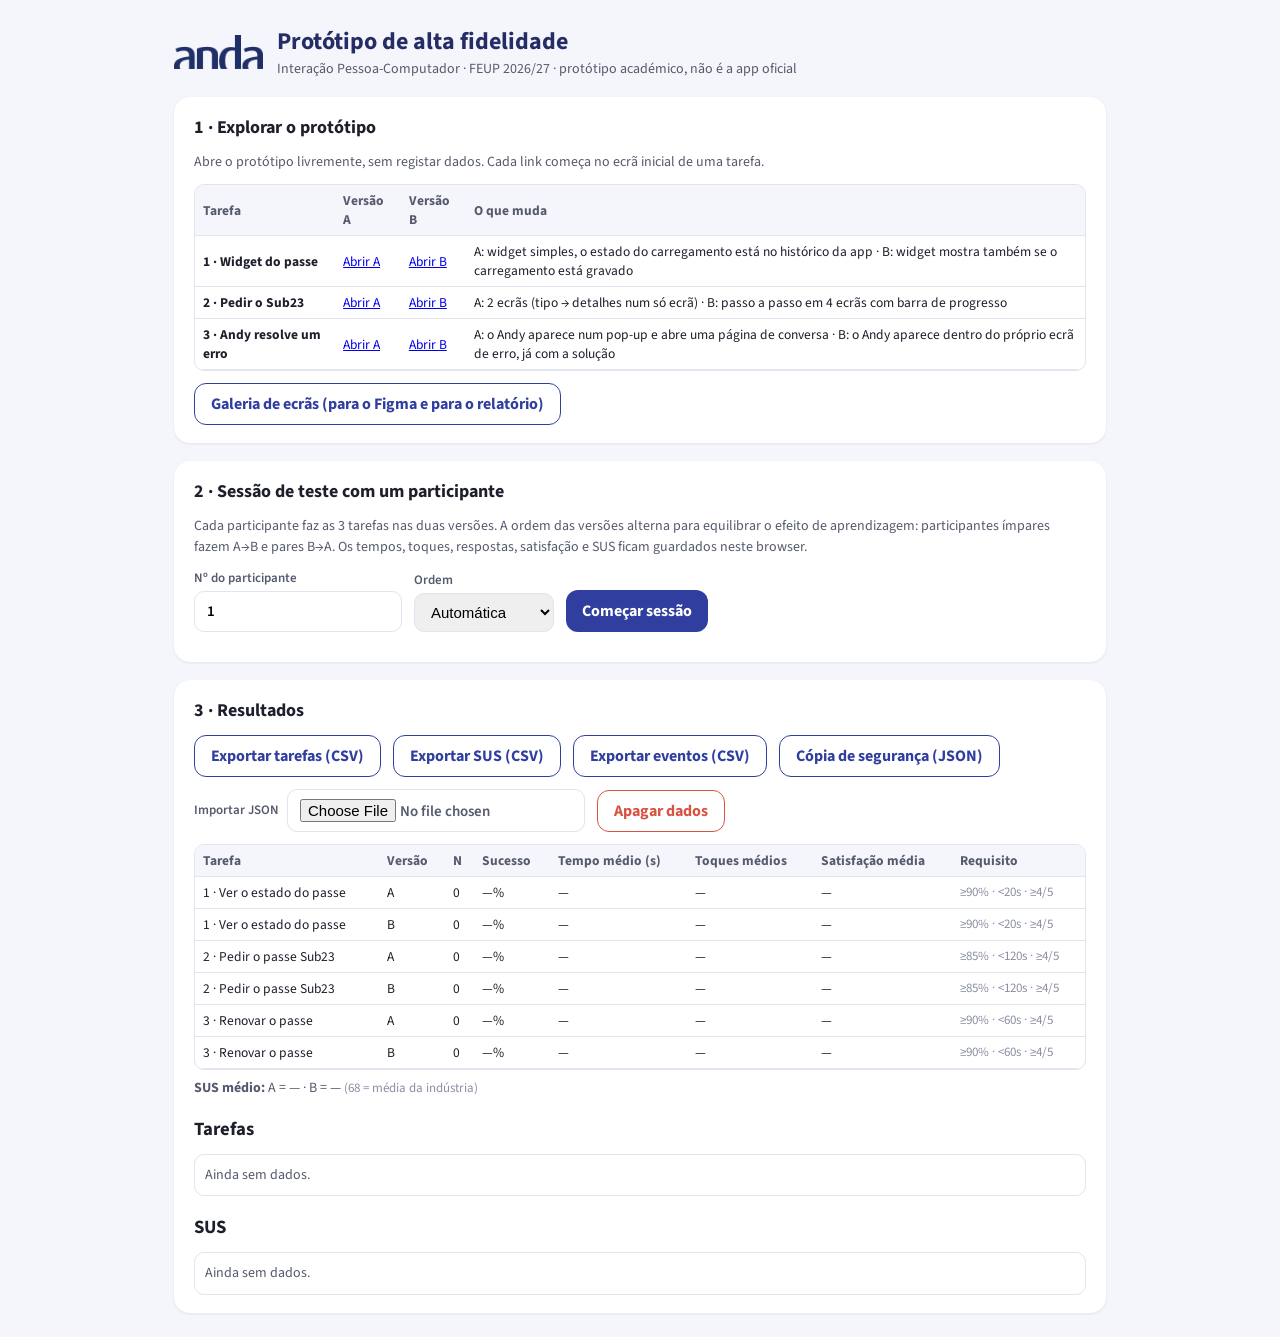
<file: index.html>
<!DOCTYPE html>
<html lang="pt-PT" style="background:var(--bg)"><head>
<meta charset="utf-8"><meta name="viewport" content="width=device-width, initial-scale=1">
<link rel="preconnect" href="https://fonts.googleapis.com"><link href="https://fonts.googleapis.com/css2?family=Source+Sans+3:wght@300;400;600;700;800&display=swap" rel="stylesheet">
<link rel="stylesheet" href="css/style.css"><link rel="icon" href="assets/ic_anda.png">
<title>Anda · Painel do protótipo</title>
</head>
<body style="background:var(--bg)">
<div class="admin">
  <header><img src="assets/logo_anda.png" alt="anda"><div><h1>Protótipo de alta fidelidade</h1><div class="muted">Interação Pessoa-Computador · FEUP 2026/27 · protótipo académico, não é a app oficial</div></div></header>

  <section class="panel">
    <h2>1 · Explorar o protótipo</h2>
    <p>Abre o protótipo livremente, sem registar dados. Cada link começa no ecrã inicial de uma tarefa.</p>
    <div class="tablewrap" style="max-height:none"><table>
      <tr><th>Tarefa</th><th>Versão A</th><th>Versão B</th><th>O que muda</th></tr>
      <tr><td><b>1 · Widget do passe</b></td><td><a href="app.html?v=A&u=sofia&ecra=os-home">Abrir A</a></td><td><a href="app.html?v=B&u=sofia&ecra=os-home">Abrir B</a></td><td>A: widget simples, o estado do carregamento está no histórico da app · B: widget mostra também se o carregamento está gravado</td></tr>
      <tr><td><b>2 · Pedir o Sub23</b></td><td><a href="app.html?v=A&u=sofia&ecra=app-inicio">Abrir A</a></td><td><a href="app.html?v=B&u=sofia&ecra=app-inicio">Abrir B</a></td><td>A: 2 ecrãs (tipo → detalhes num só ecrã) · B: passo a passo em 4 ecrãs com barra de progresso</td></tr>
      <tr><td><b>3 · Andy resolve um erro</b></td><td><a href="app.html?v=A&u=carlos&ecra=app-inicio">Abrir A</a></td><td><a href="app.html?v=B&u=carlos&ecra=app-inicio">Abrir B</a></td><td>A: o Andy aparece num pop-up e abre uma página de conversa · B: o Andy aparece dentro do próprio ecrã de erro, já com a solução</td></tr>
    </table></div>
    <div class="row"><a class="btn secondary" href="galeria.html" style="text-decoration:none">Galeria de ecrãs (para o Figma e para o relatório)</a></div>
  </section>

  <section class="panel">
    <h2>2 · Sessão de teste com um participante</h2>
    <p>Cada participante faz as 3 tarefas nas duas versões. A ordem das versões alterna para equilibrar o efeito de aprendizagem: participantes ímpares fazem A→B e pares B→A. Os tempos, toques, respostas, satisfação e SUS ficam guardados neste browser.</p>
    <div class="row">
      <label>Nº do participante<input id="pid" type="number" min="1" value="1"></label>
      <label>Ordem<select id="order"><option value="auto">Automática</option><option value="AB">A → B</option><option value="BA">B → A</option></select></label>
      <button class="btn primary" id="start">Começar sessão</button>
    </div>
    <p id="resume"></p>
  </section>

  <section class="panel">
    <h2>3 · Resultados</h2>
    <div class="row">
      <button class="btn secondary" id="exp-res">Exportar tarefas (CSV)</button>
      <button class="btn secondary" id="exp-sus">Exportar SUS (CSV)</button>
      <button class="btn secondary" id="exp-ev">Exportar eventos (CSV)</button>
      <button class="btn secondary" id="exp-json">Cópia de segurança (JSON)</button>
      <label style="flex-direction:row;align-items:center;gap:8px">Importar JSON<input type="file" id="imp" accept=".json"></label>
      <button class="btn secondary" id="clear" style="color:var(--anda-red);border-color:var(--anda-red)">Apagar dados</button>
    </div>
    <div id="summary"></div>
    <h3 style="margin:6px 0 0">Tarefas</h3><div class="tablewrap" id="t-res"></div>
    <h3 style="margin:6px 0 0">SUS</h3><div class="tablewrap" id="t-sus"></div>
  </section>
</div>

<script src="js/icons.js"></script><script src="js/screens.js"></script><script src="js/engine.js"></script>
<script>
const $ = s => document.querySelector(s);
const REQ = { 1: { taxa: 90, tempo: 20, sat: 4 }, 2: { taxa: 85, tempo: 120, sat: 4 }, 3: { taxa: 90, tempo: 60, sat: 4 } };

function table(rows, cols) {
  if (!rows.length) return '<p style="padding:10px">Ainda sem dados.</p>';
  cols = cols || Object.keys(rows[0]);
  return `<table><tr>${cols.map(c => `<th>${c}</th>`).join('')}</tr>${rows.map(r => `<tr>${cols.map(c => `<td>${r[c] ?? ''}</td>`).join('')}</tr>`).join('')}</table>`;
}
const mean = a => a.length ? a.reduce((x, y) => x + y, 0) / a.length : NaN;
const f1 = x => isNaN(x) ? '—' : x.toFixed(1);

function refresh() {
  const res = Store.get('anda_results', []), sus = Store.get('anda_sus', []);
  $('#t-res').innerHTML = table(res, ['pid', 'ordem', 'versao', 'tarefa', 'sucesso', 'tempo_s', 'toques', 'toques_validos', 'voltar', 'satisfacao', 'desistiu', 'escolhas', 'resp_valido', 'resp_gravado']);
  $('#t-sus').innerHTML = table(sus, ['pid', 'ordem', 'versao', 'posicao', 'sus']);
  // Resumo por tarefa e versão, comparado com os requisitos de usabilidade da Fase 2
  let h = '<div class="tablewrap" style="max-height:none"><table><tr><th>Tarefa</th><th>Versão</th><th>N</th><th>Sucesso</th><th>Tempo médio (s)</th><th>Toques médios</th><th>Satisfação média</th><th>Requisito</th></tr>';
  for (const t of [1, 2, 3]) for (const v of ['A', 'B']) {
    const r = res.filter(x => x.tarefa === t && x.versao === v); const q = REQ[t];
    const taxa = r.length ? 100 * mean(r.map(x => x.sucesso)) : NaN;
    const okR = r.filter(x => x.sucesso);
    const tempo = mean(okR.map(x => x.tempo_s)), sat = mean(r.map(x => x.satisfacao));
    const cls = (ok) => isNaN(ok) ? '' : ok ? 'ok-t' : 'err-t';
    h += `<tr><td>${t} · ${TASKS[t].titulo}</td><td>${v}</td><td>${r.length}</td>
      <td class="${r.length ? cls(taxa >= q.taxa) : ''}">${f1(taxa)}%</td>
      <td class="${okR.length ? cls(tempo < q.tempo) : ''}">${f1(tempo)}</td><td>${f1(mean(r.map(x => x.toques_validos)))}</td>
      <td class="${r.length ? cls(sat >= q.sat) : ''}">${f1(sat)}</td><td class="small">≥${q.taxa}% · &lt;${q.tempo}s · ≥${q.sat}/5</td></tr>`;
  }
  h += '</table></div>';
  const sA = mean(sus.filter(x => x.versao === 'A').map(x => x.sus)), sB = mean(sus.filter(x => x.versao === 'B').map(x => x.sus));
  h += `<p style="margin-top:8px"><b>SUS médio:</b> A = ${f1(sA)} · B = ${f1(sB)} <span class="small">(68 = média da indústria)</span></p>`;
  $('#summary').innerHTML = h;
  const s = Store.get('anda_session', null);
  $('#resume').innerHTML = s ? `Há uma sessão a meio (participante ${s.pid}). <a href="app.html?modo=teste">Continuar sessão</a>` : '';
  const ids = res.map(r => +r.pid).filter(Boolean); if (ids.length) $('#pid').value = Math.max(...ids) + 1;
}

$('#start').onclick = () => {
  const pid = +$('#pid').value || 1;
  let o = $('#order').value; if (o === 'auto') o = pid % 2 ? 'AB' : 'BA';
  const order = o.split('');
  Store.set('anda_session', { pid, order, i: 0, steps: buildSteps(order), inicio: new Date().toISOString() });
  location.href = 'app.html?modo=teste';
};
$('#exp-res').onclick = () => download('anda-tarefas.csv', toCSV(Store.get('anda_results', [])));
$('#exp-sus').onclick = () => download('anda-sus.csv', toCSV(Store.get('anda_sus', [])));
$('#exp-ev').onclick = () => download('anda-eventos.csv', toCSV(Store.get('anda_events', [])));
$('#exp-json').onclick = () => {
  const d = { results: Store.get('anda_results', []), sus: Store.get('anda_sus', []), events: Store.get('anda_events', []) };
  const a = document.createElement('a'); a.href = URL.createObjectURL(new Blob([JSON.stringify(d)], { type: 'application/json' }));
  a.download = 'anda-dados-' + new Date().toISOString().slice(0, 10) + '.json'; a.click();
};
$('#imp').onchange = async e => {
  const d = JSON.parse(await e.target.files[0].text());
  // junta aos dados existentes (útil quando os testes são feitos em vários computadores)
  Store.set('anda_results', [...Store.get('anda_results', []), ...(d.results || [])]);
  Store.set('anda_sus', [...Store.get('anda_sus', []), ...(d.sus || [])]);
  Store.set('anda_events', [...Store.get('anda_events', []), ...(d.events || [])]);
  refresh();
};
let armed = false;
$('#clear').onclick = () => {
  if (!armed) { armed = true; $('#clear').textContent = 'Clique outra vez para apagar TUDO'; setTimeout(() => { armed = false; $('#clear').textContent = 'Apagar dados'; }, 4000); return; }
  ['anda_results', 'anda_sus', 'anda_events', 'anda_session'].forEach(k => localStorage.removeItem(k));
  armed = false; $('#clear').textContent = 'Apagar dados'; refresh();
};
refresh();
</script>
</body></html>
</file>
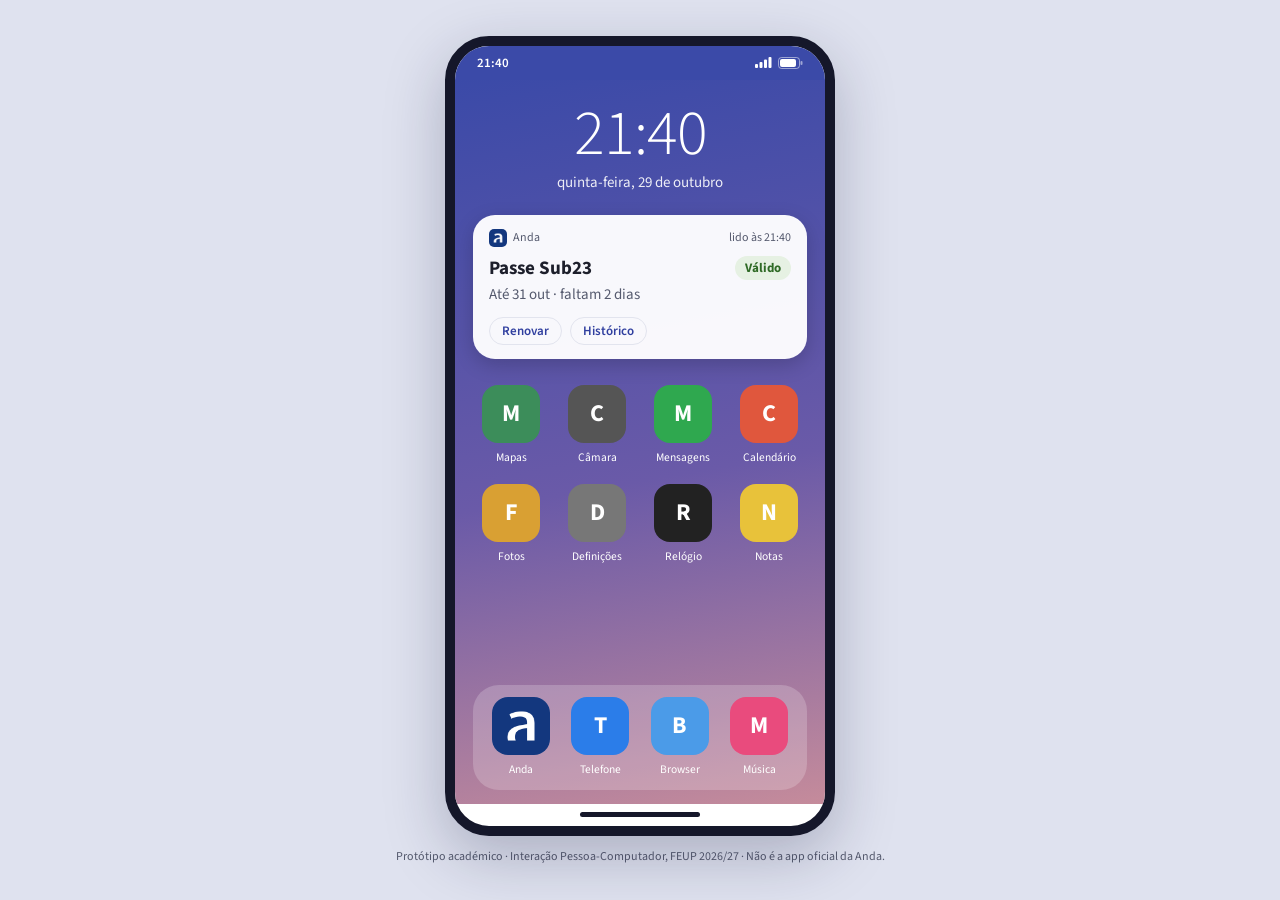
<file: app.html>
<!DOCTYPE html>
<html lang="pt-PT"><head><meta charset="utf-8"><meta name="viewport" content="width=device-width, initial-scale=1, viewport-fit=cover">
<link rel="preconnect" href="https://fonts.googleapis.com"><link href="https://fonts.googleapis.com/css2?family=Source+Sans+3:wght@300;400;600;700;800&display=swap" rel="stylesheet">
<link rel="stylesheet" href="css/style.css"><link rel="icon" href="assets/ic_anda.png"><title>Anda · Protótipo</title></head>
<body>
<div class="stage">
  <div class="testbar hidden" id="testbar"><span class="grow" data-label></span><button data-giveup>Desistir</button><button class="done" data-done>Terminei</button></div>
  <div class="phone" id="phone"></div>
  <div class="disclaimer">Protótipo académico · Interação Pessoa-Computador, FEUP 2026/27 · Não é a app oficial da Anda.</div>
</div>
<script src="js/icons.js"></script><script src="js/screens.js"></script><script src="js/engine.js"></script>
<script>
  const q = new URLSearchParams(location.search);
  const phoneEl = document.getElementById('phone');
  if (q.get('modo') === 'teste') {
    new Study(phoneEl, document.getElementById('testbar'));
  } else {
    const v = (q.get('v') || 'A').toUpperCase();
    const u = q.get('u') || 'sofia';
    new Phone(phoneEl, { v, screen: q.get('ecra') || 'os-home', sel: { u } });
    document.title = 'Anda · Protótipo (versão ' + v + ')';
  }
</script>
</body></html>
</file>
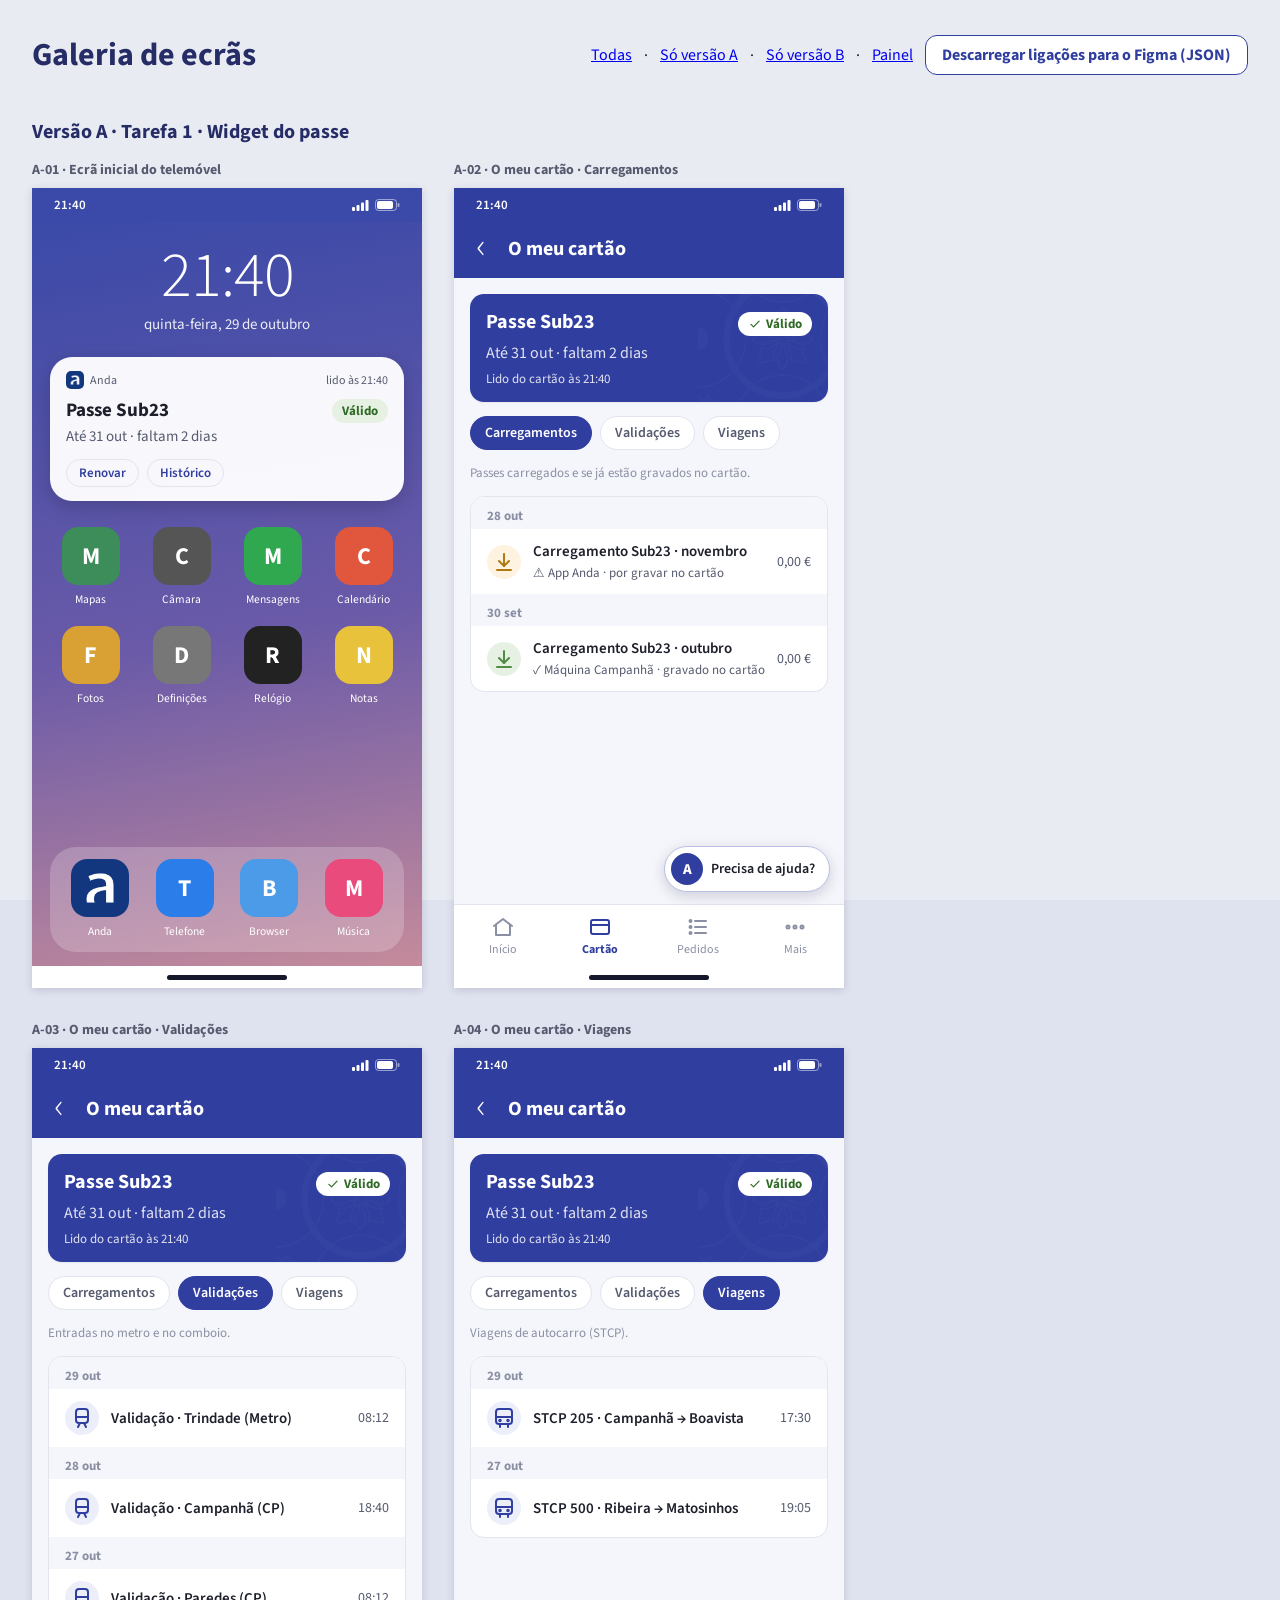
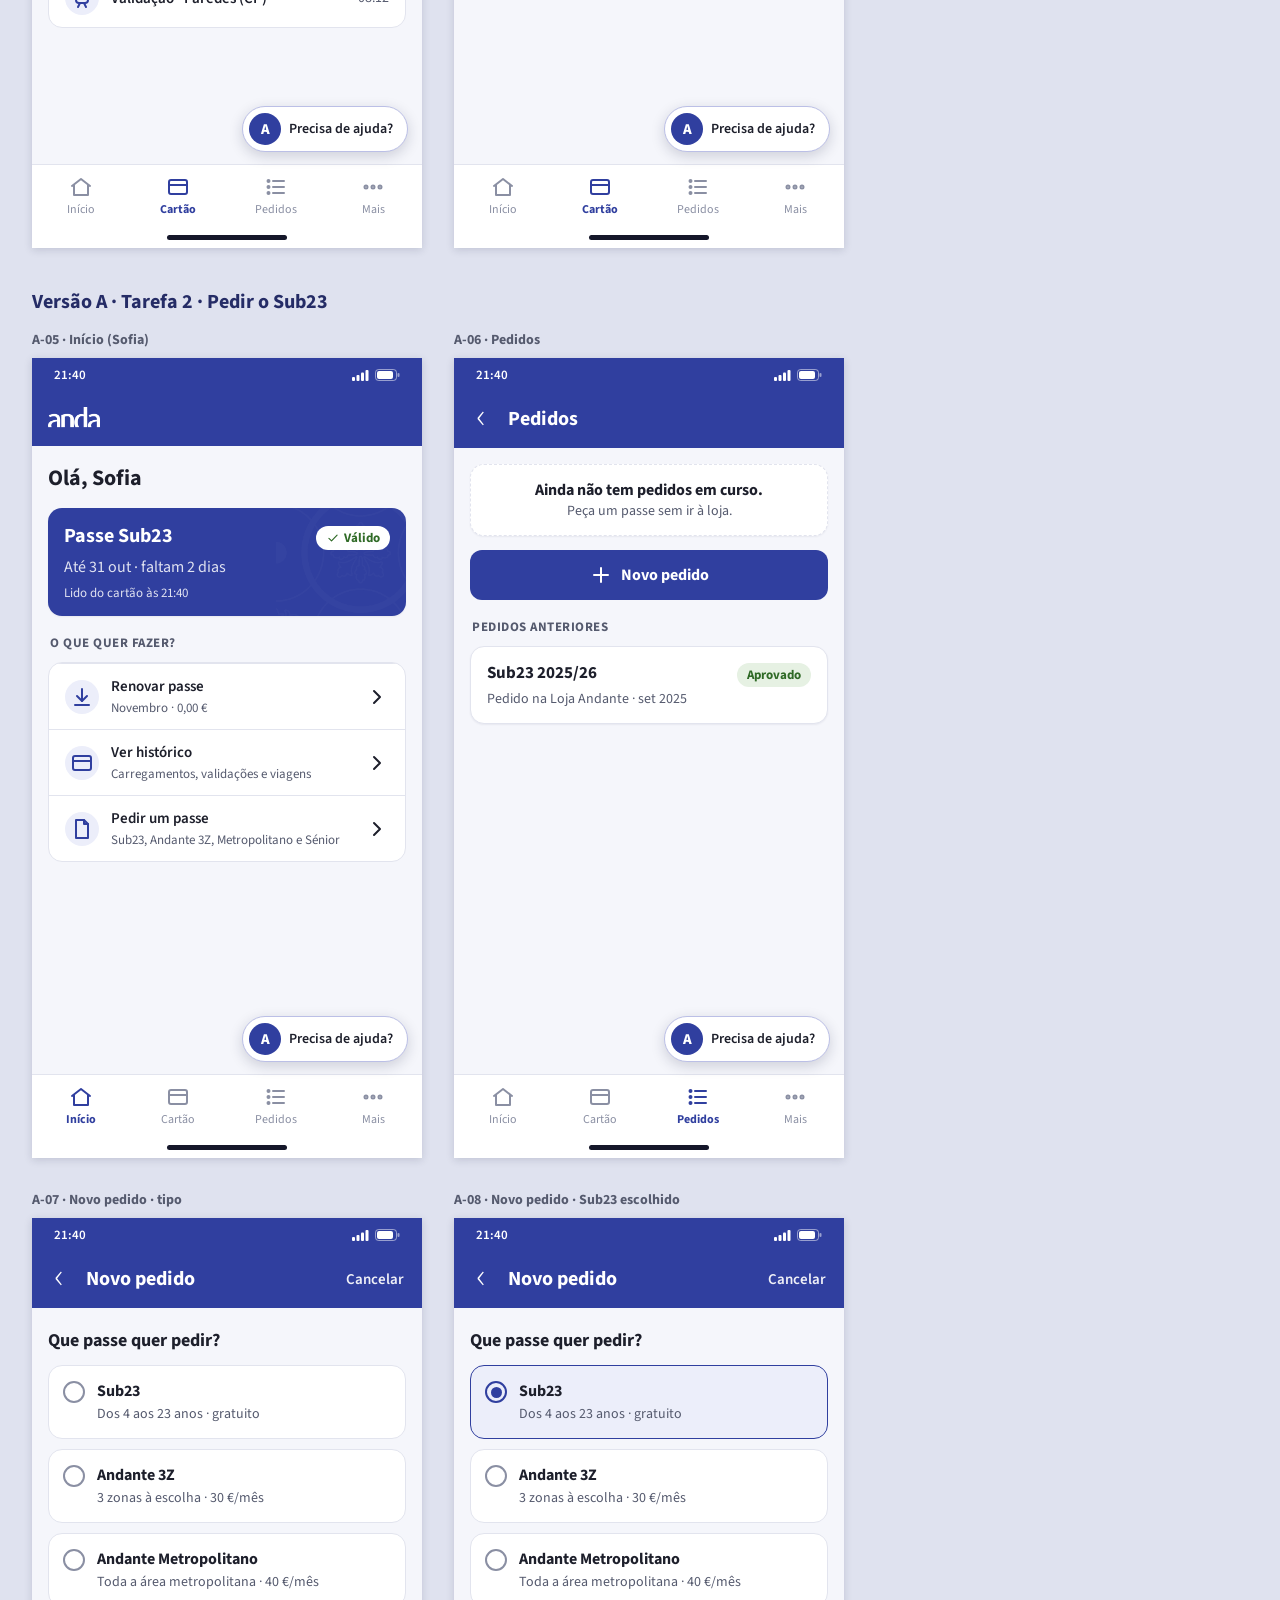
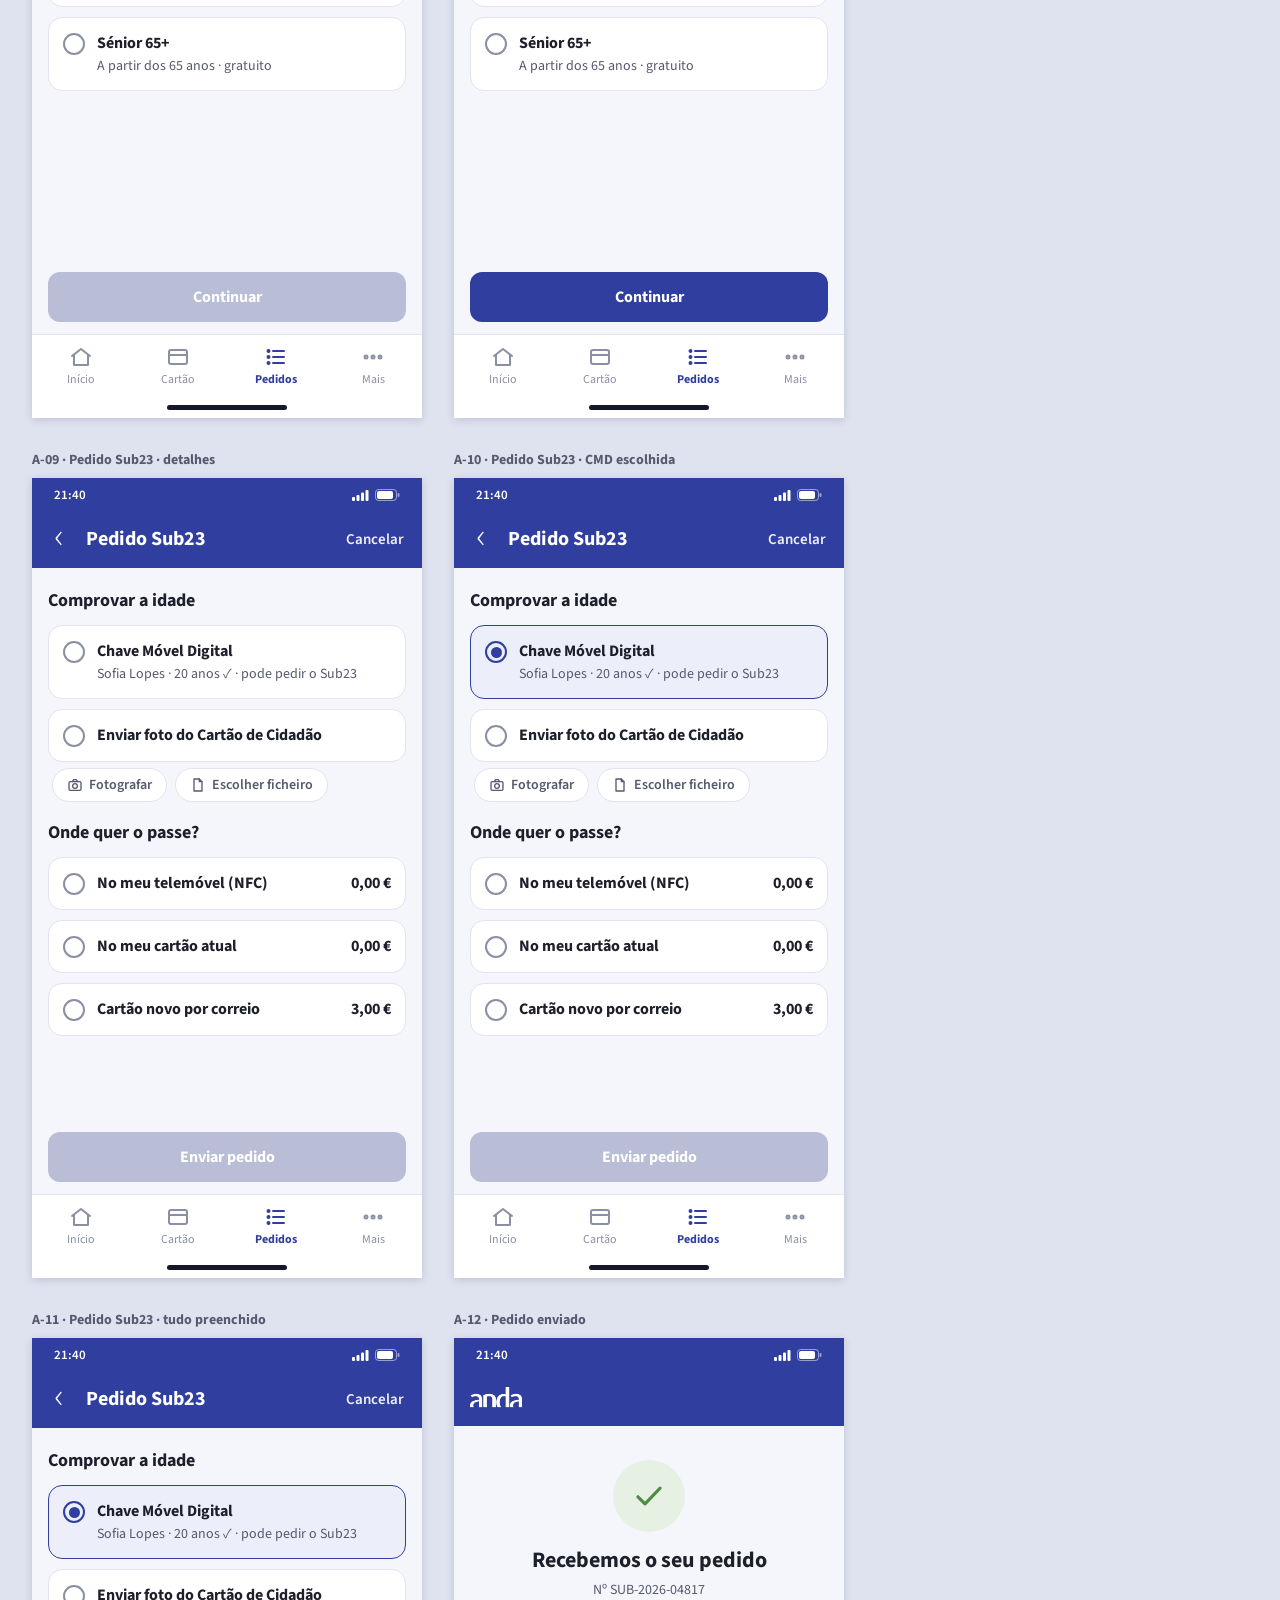
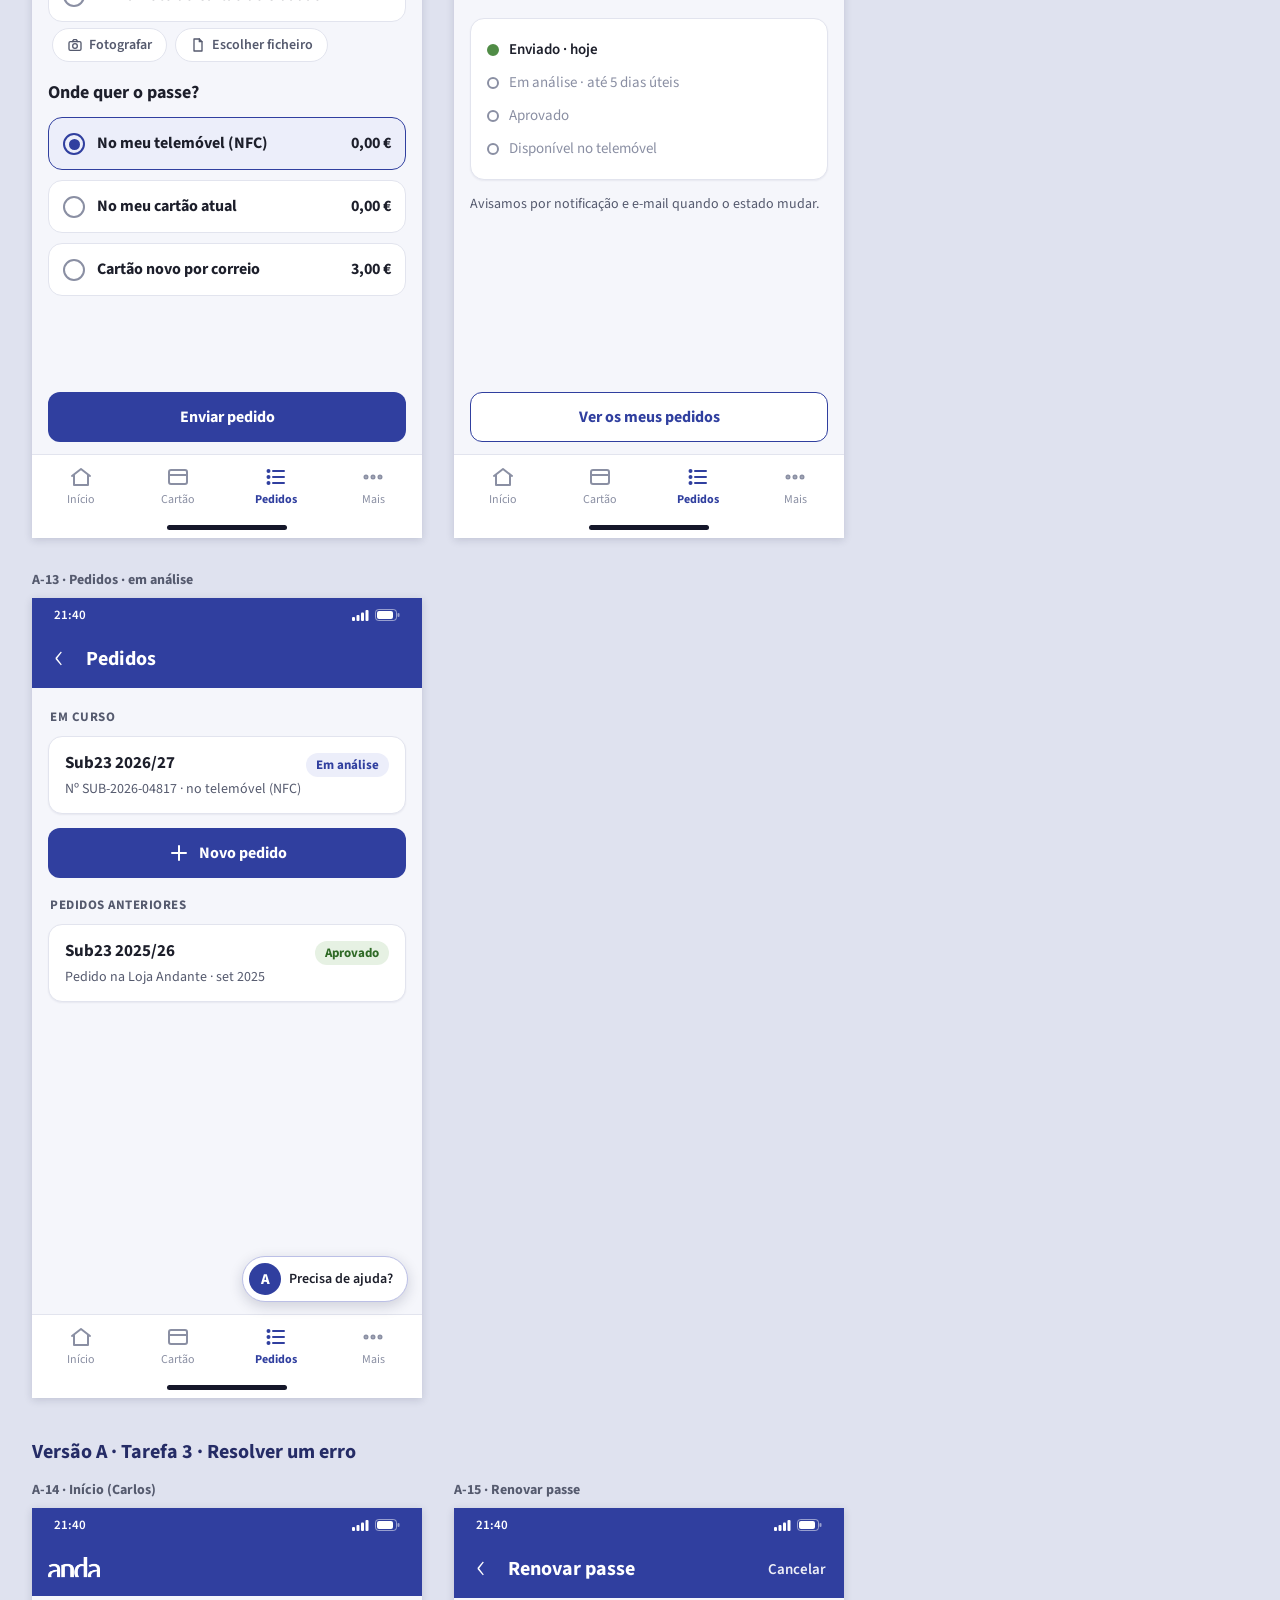
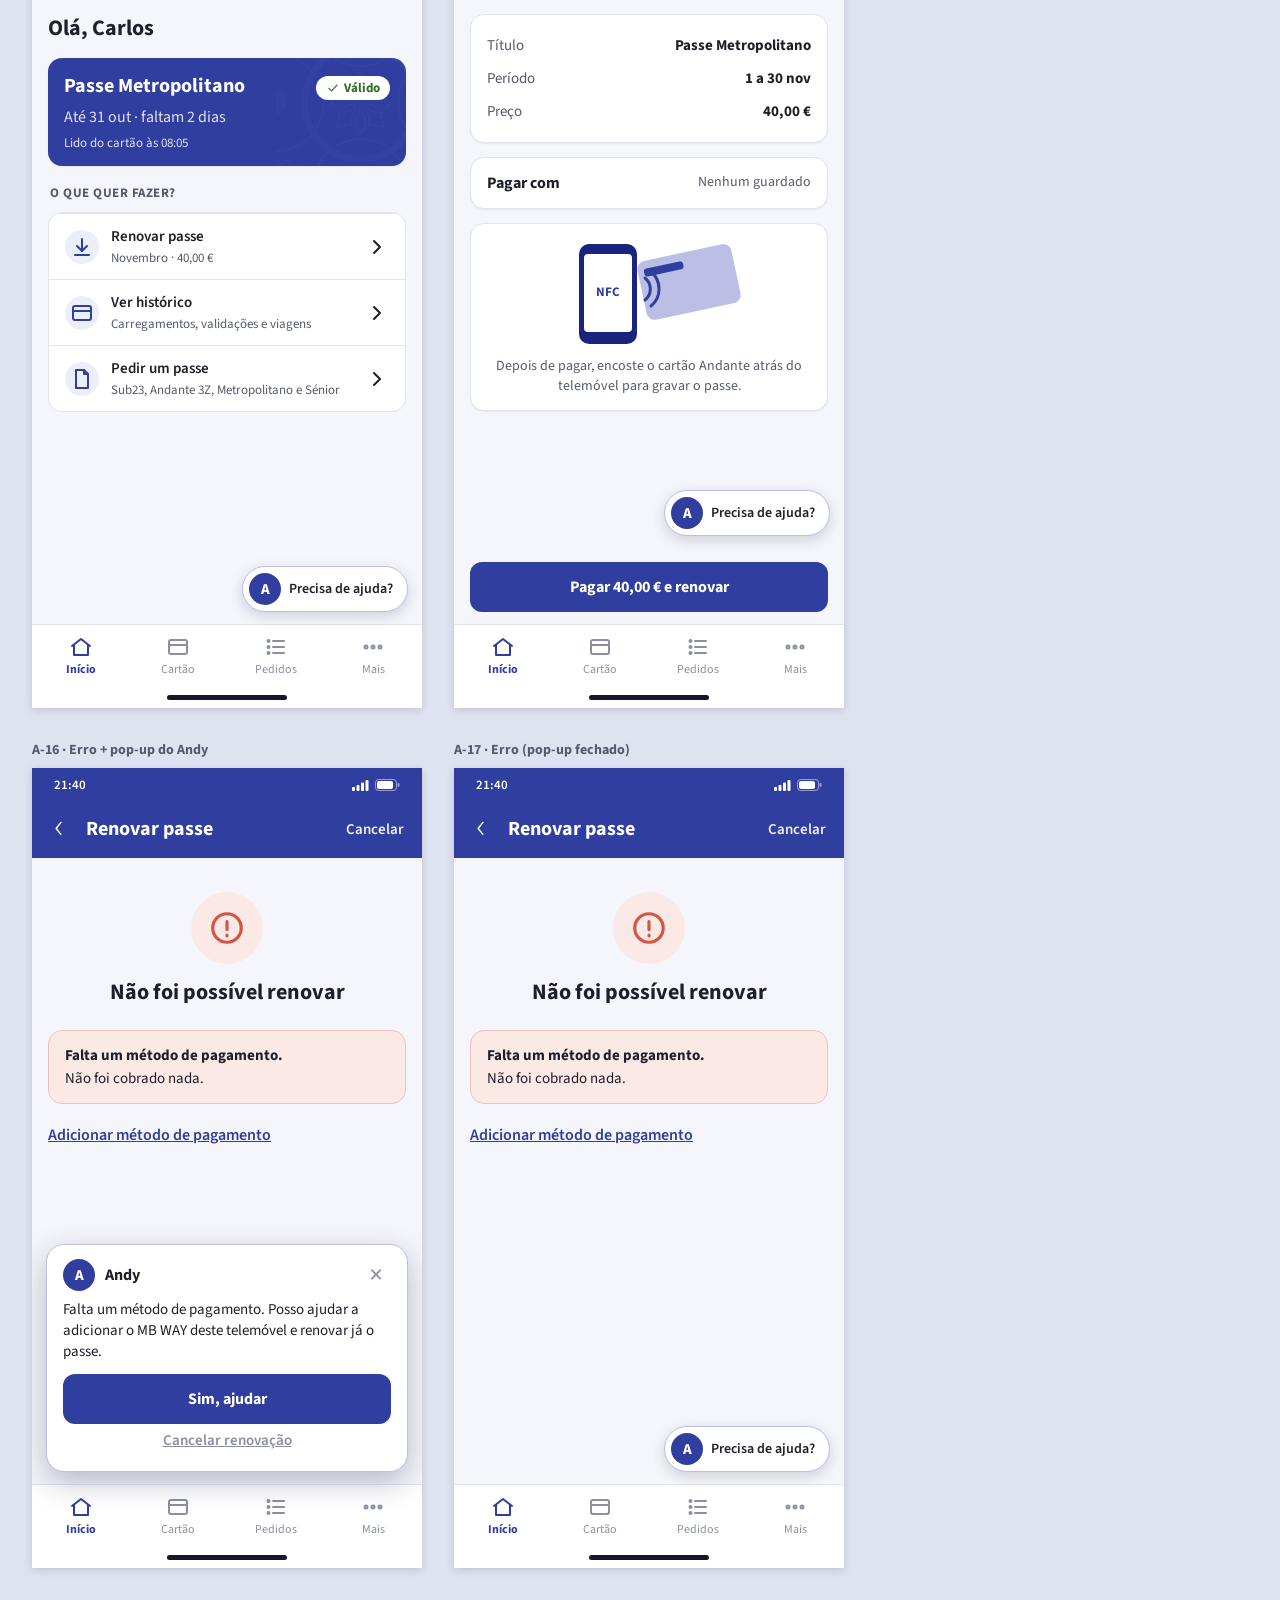
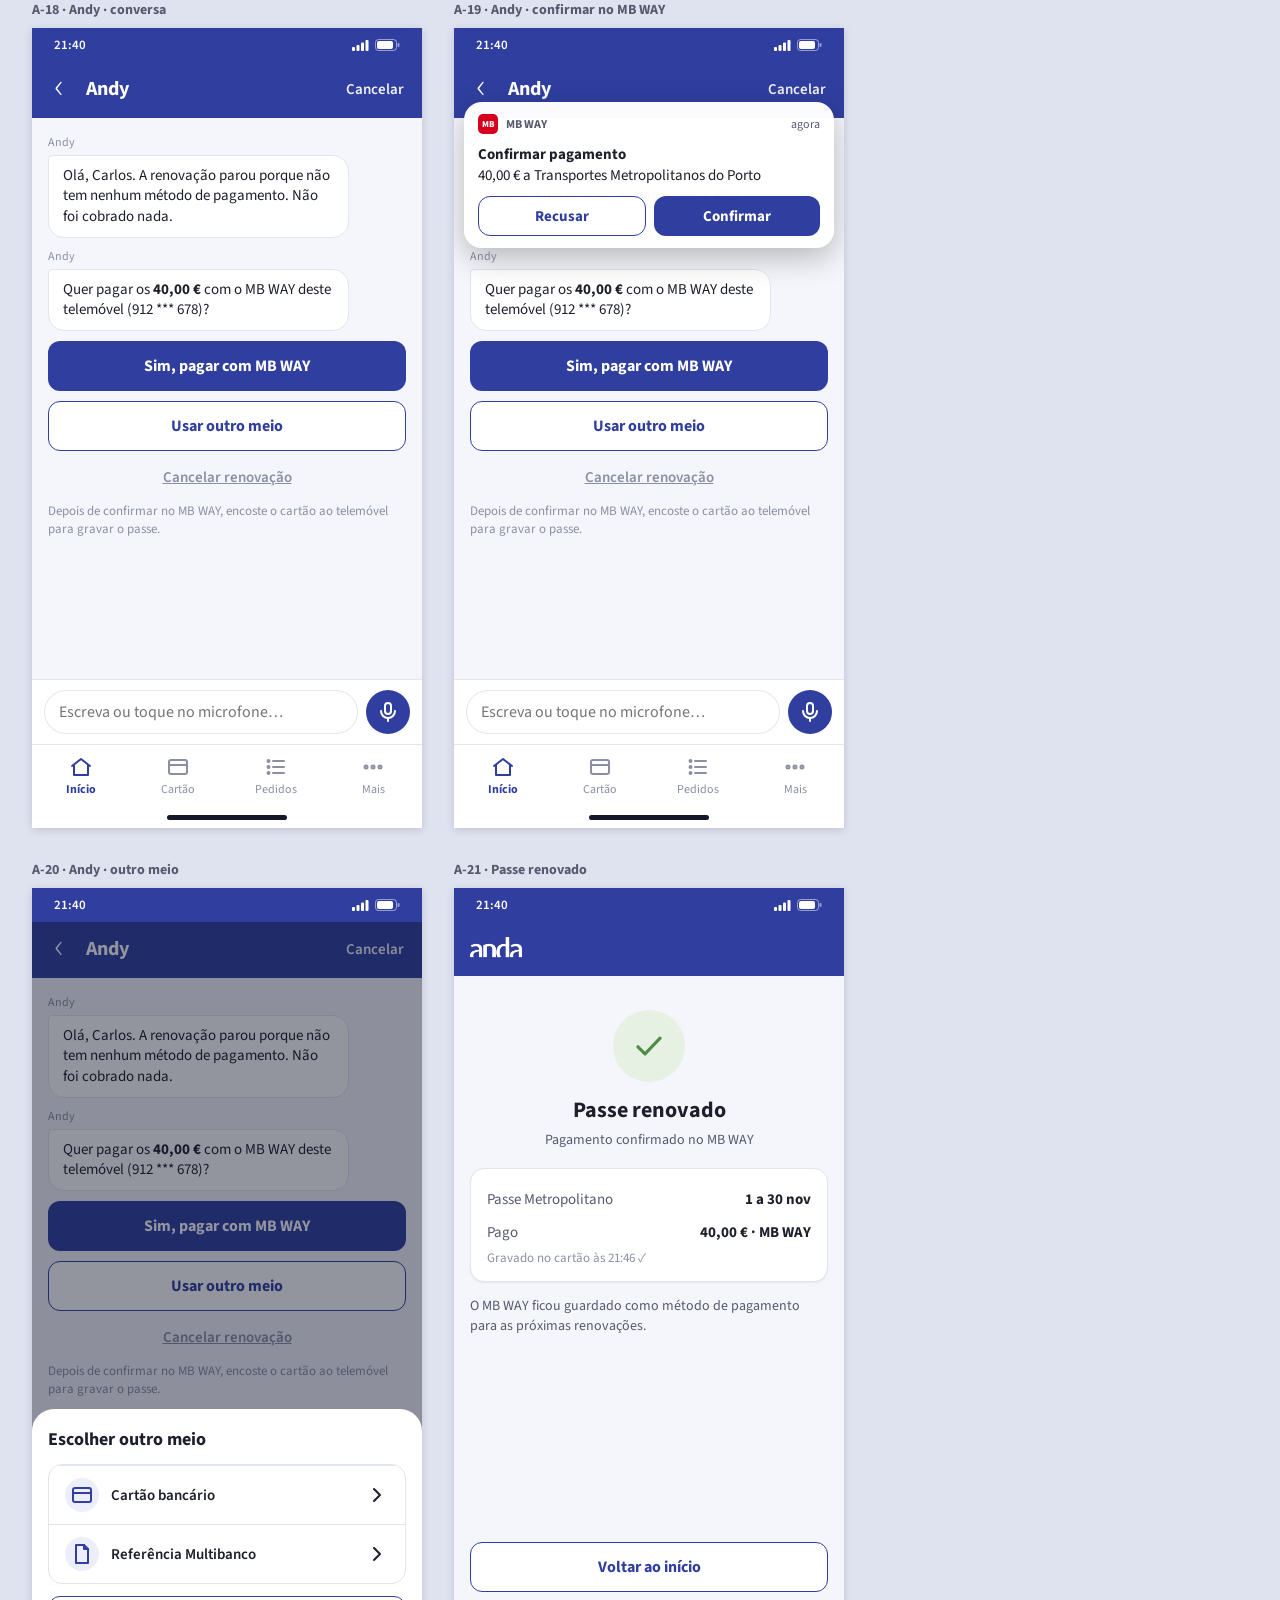
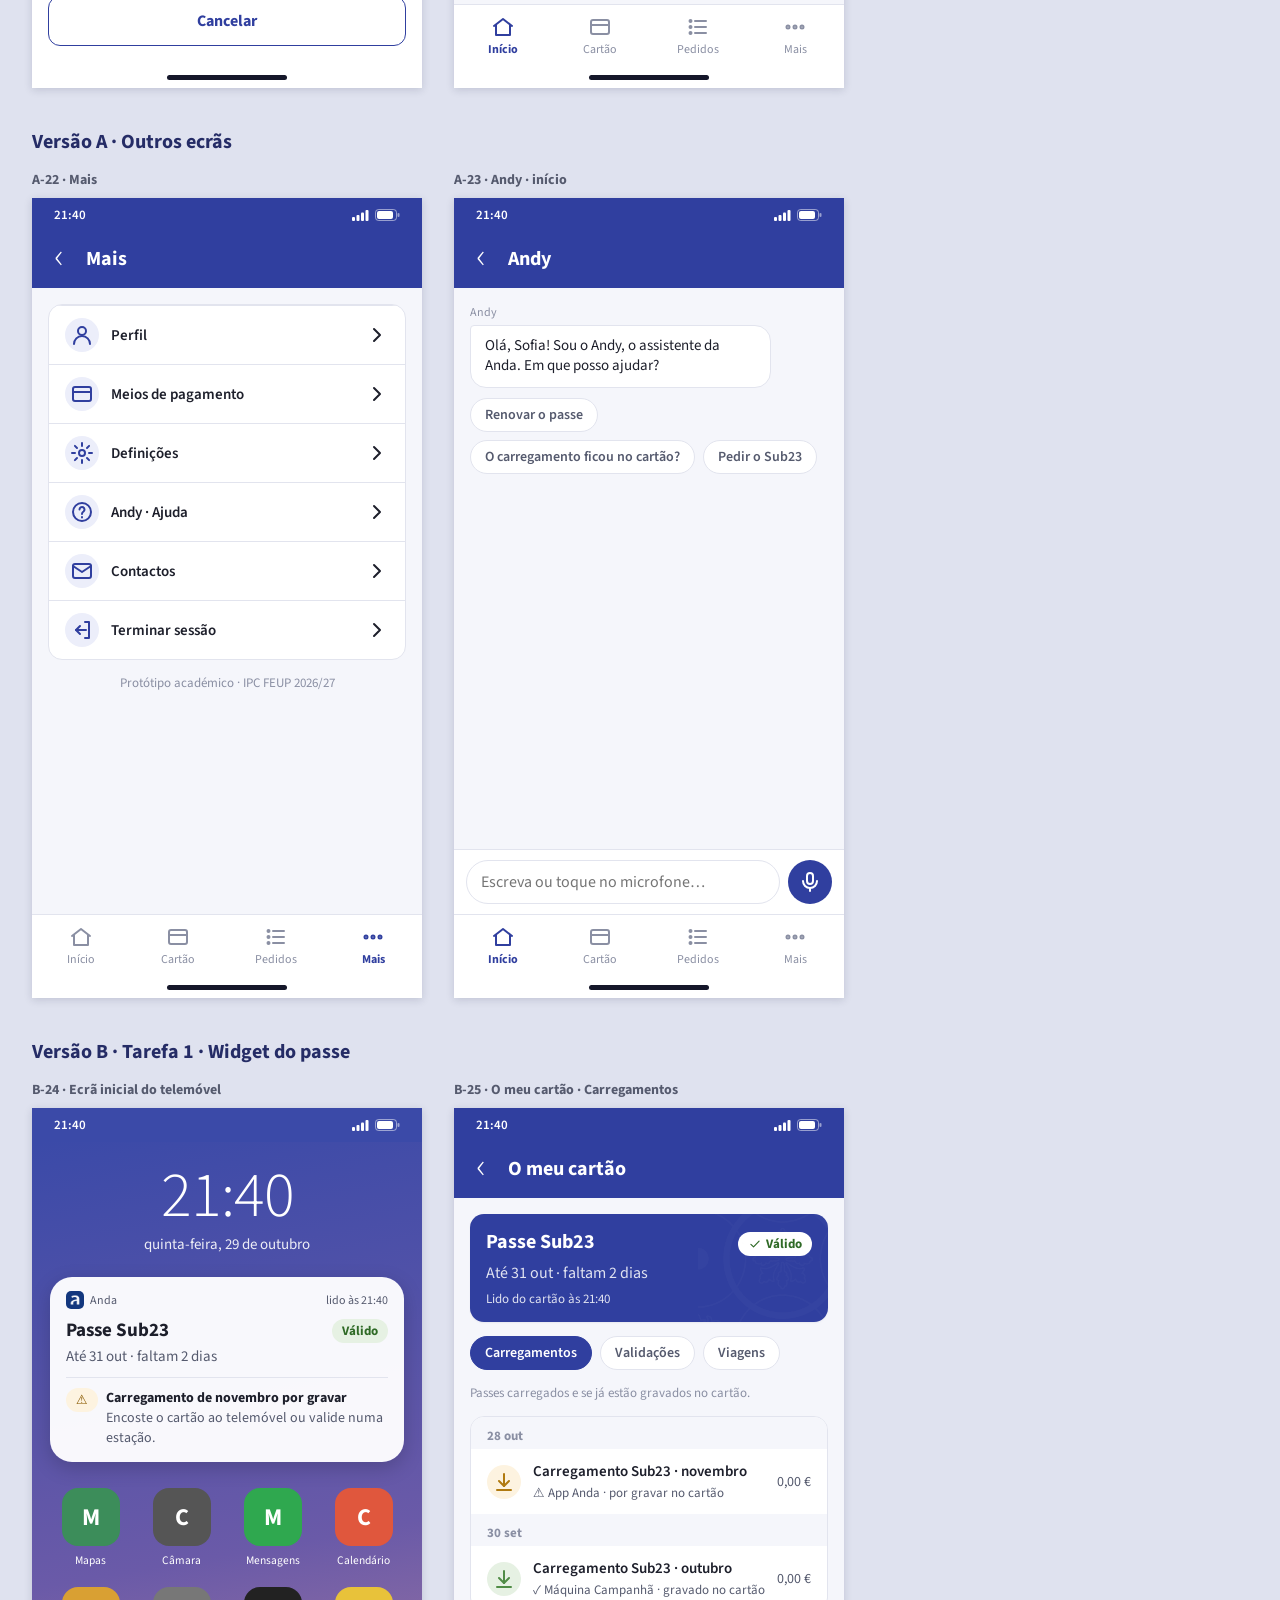
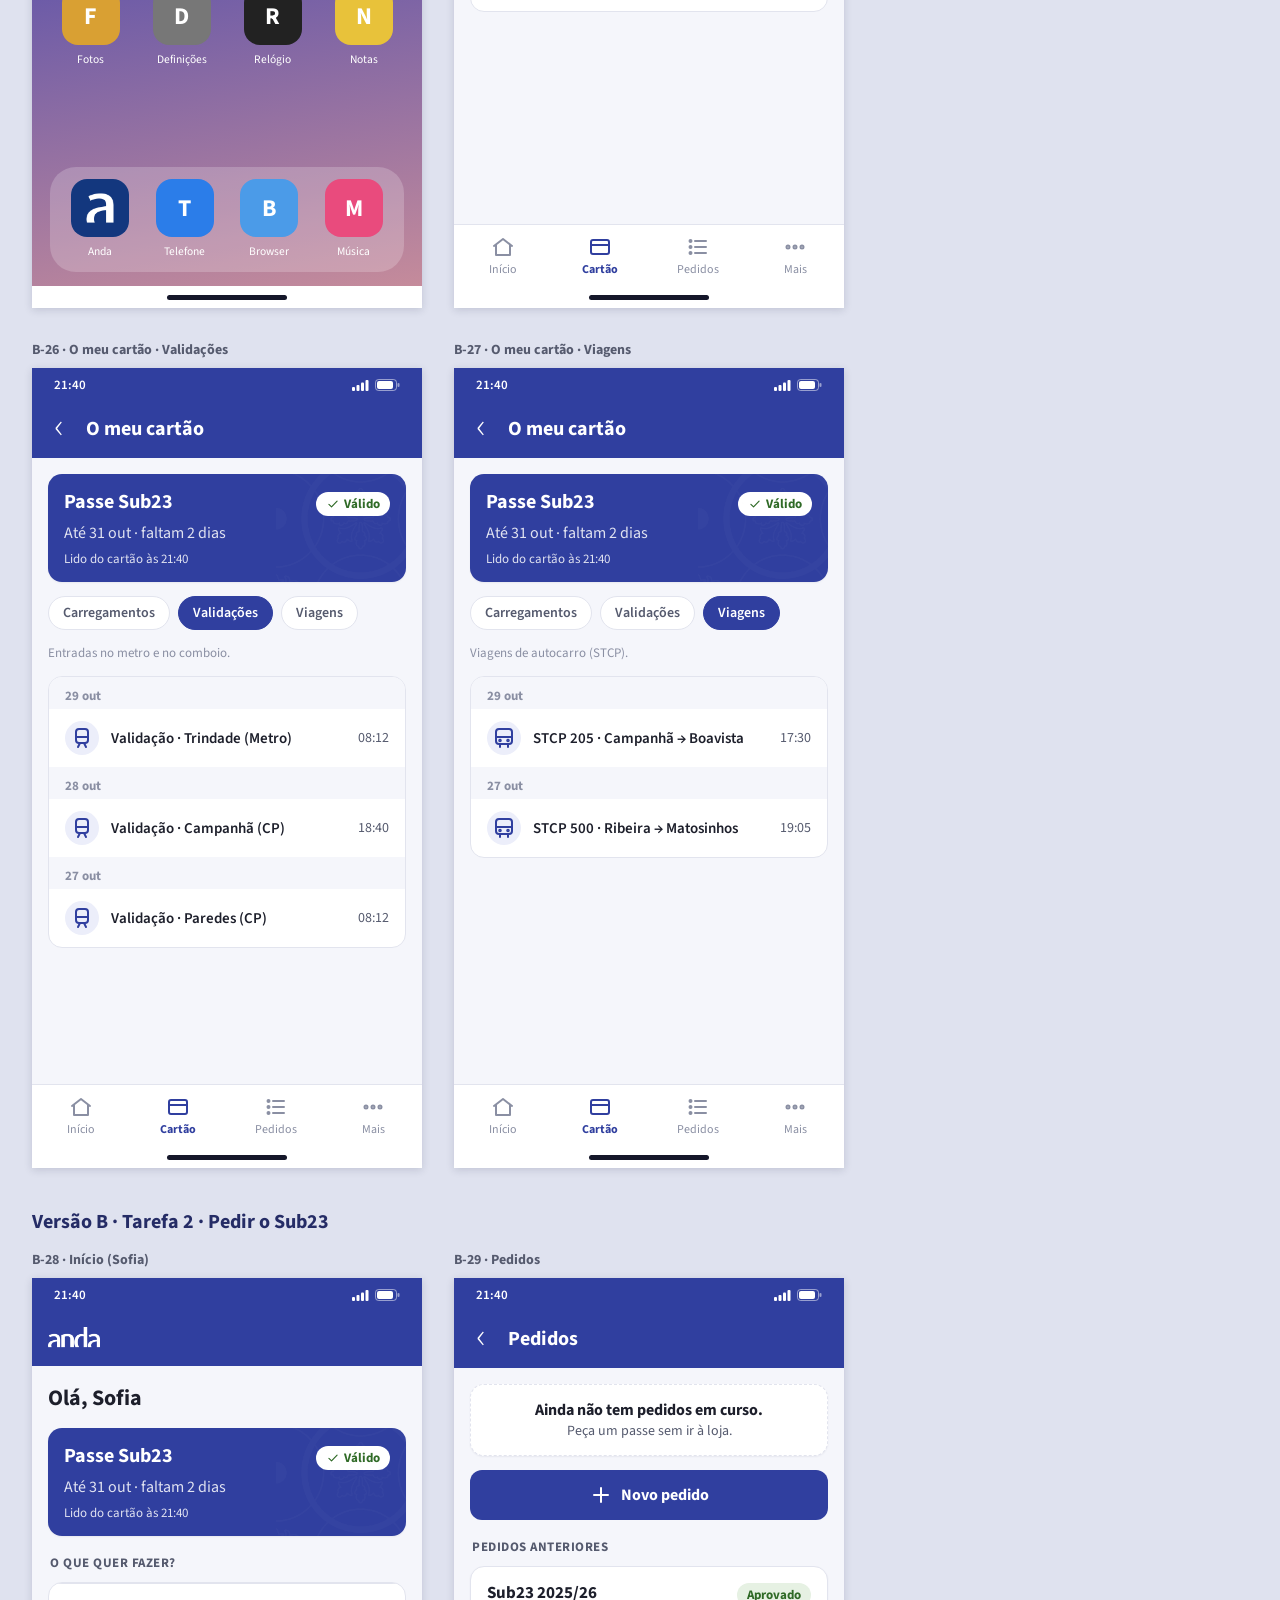
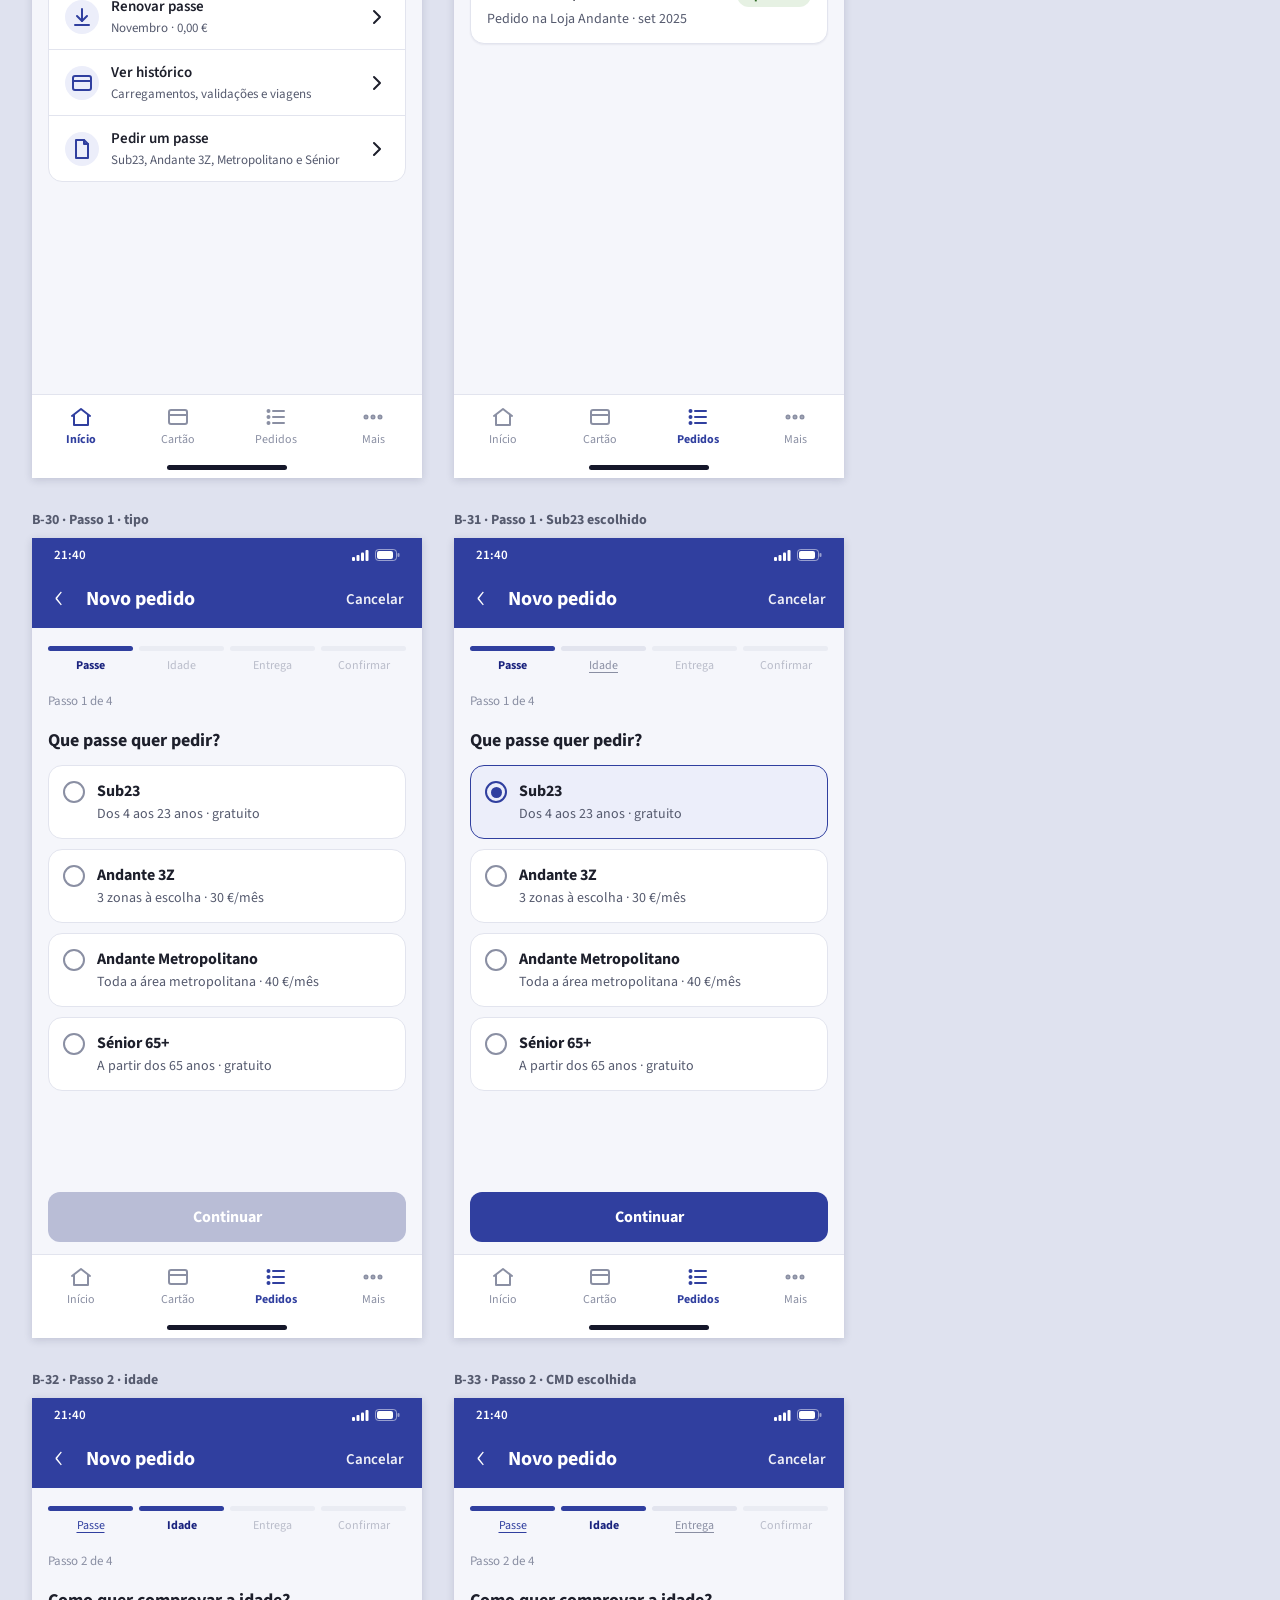
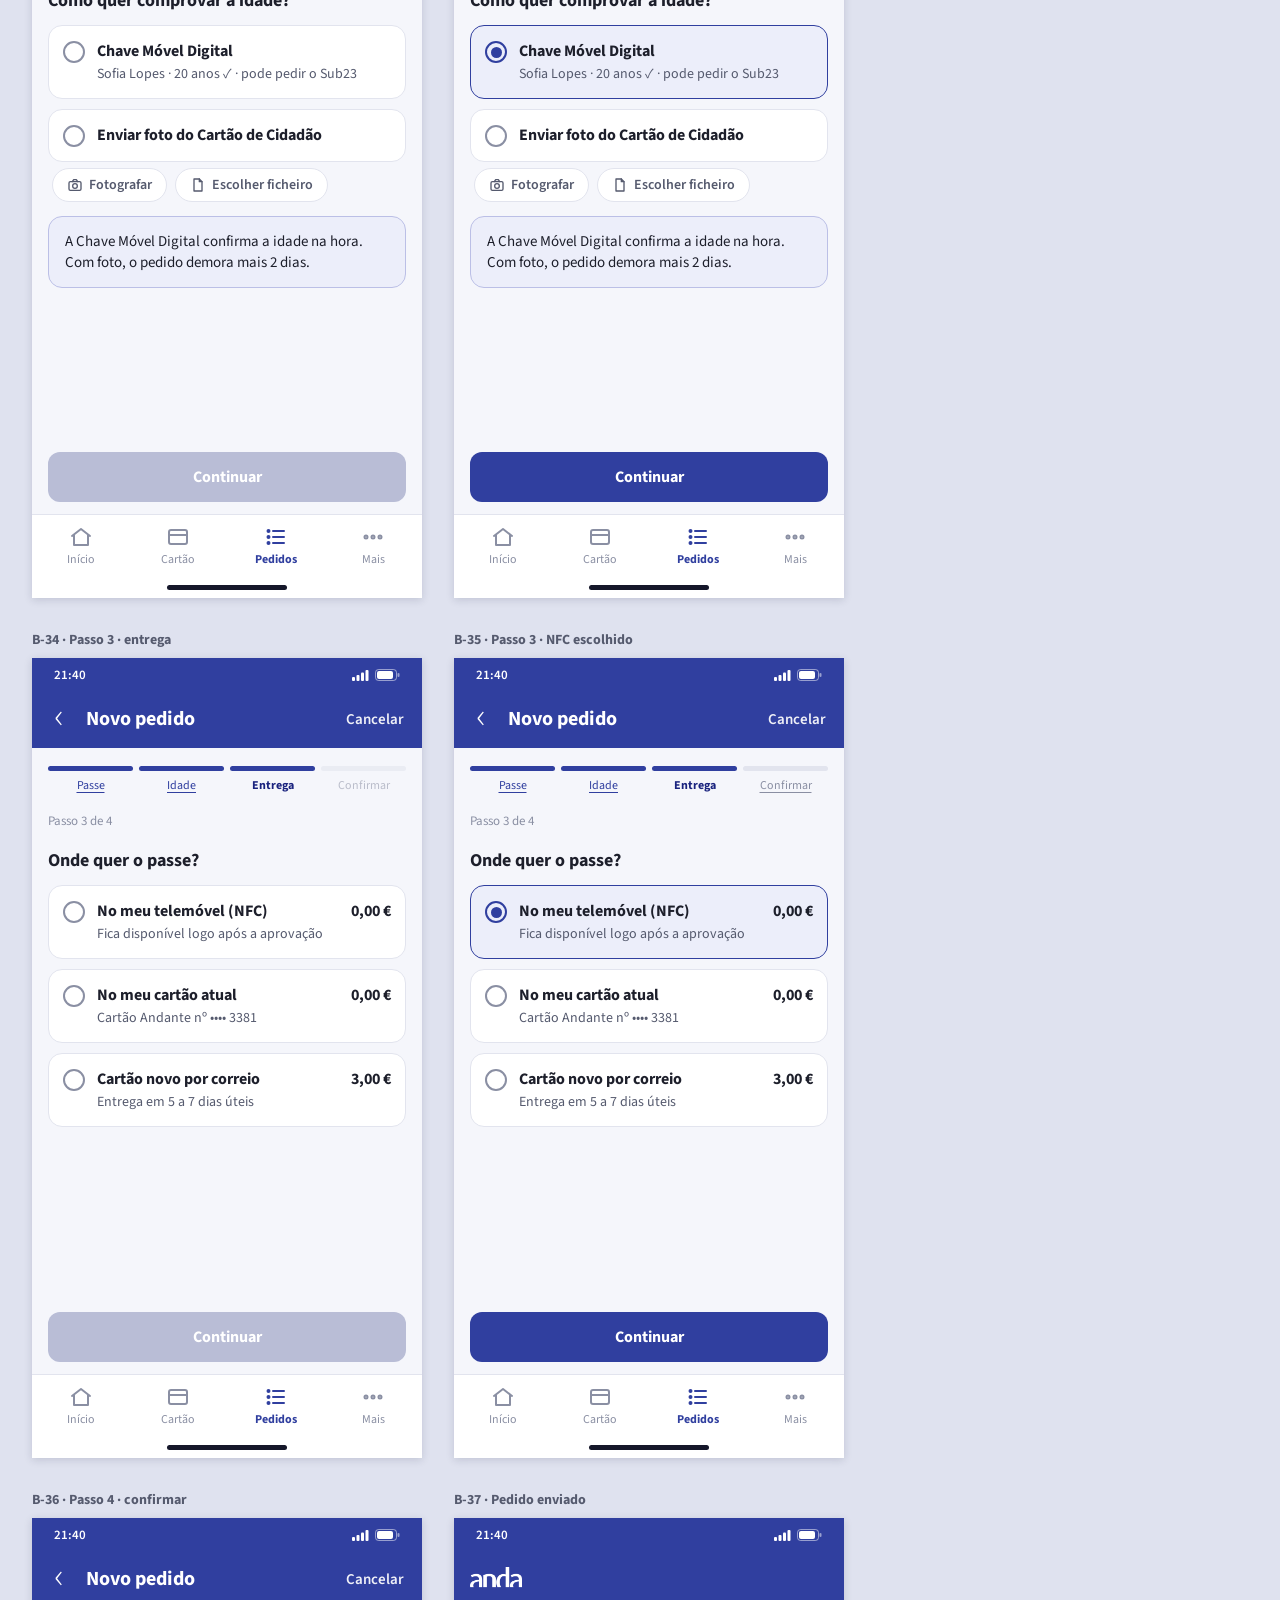
<file: galeria.html>
<!DOCTYPE html>
<html lang="pt-PT"><head>
<meta charset="utf-8"><meta name="viewport" content="width=device-width, initial-scale=1">
<link rel="preconnect" href="https://fonts.googleapis.com"><link href="https://fonts.googleapis.com/css2?family=Source+Sans+3:wght@300;400;600;700;800&display=swap" rel="stylesheet">
<link rel="stylesheet" href="css/style.css"><link rel="icon" href="assets/ic_anda.png">
<title>Anda · Galeria de ecrãs</title>
<script src="https://mcp.figma.com/mcp/html-to-design/capture.js" async></script>
</head>
<body class="gallery">
<div class="gal" id="gal">
  <div class="no-figma" style="display:flex;gap:12px;align-items:center;flex-wrap:wrap">
    <h1 style="margin-right:auto">Galeria de ecrãs</h1>
    <a href="galeria.html">Todas</a> · <a href="galeria.html?v=A">Só versão A</a> · <a href="galeria.html?v=B">Só versão B</a> · <a href="index.html">Painel</a>
    <button class="btn secondary" id="dl" style="width:auto;min-height:40px">Descarregar ligações para o Figma (JSON)</button>
  </div>
</div>
<script src="js/icons.js"></script><script src="js/screens.js"></script><script src="js/engine.js"></script><script src="js/gallery.js"></script>
<script>
  const q = new URLSearchParams(location.search);
  const vs = q.get('v') ? [q.get('v').toUpperCase()] : ['A', 'B'];
  if (q.has('figma')) document.querySelector('.no-figma').remove(); // versão limpa para importar
  const frames = allFrames(vs);
  const gal = document.getElementById('gal');
  const roots = [];
  let curGroup = null, row = null;
  for (const f of frames) {
    const g = `Versão ${f.v} · ${f.grupo}`;
    if (g !== curGroup) {
      curGroup = g;
      const sec = document.createElement('section'); sec.className = 'gal-group';
      sec.innerHTML = `<h2>${g}</h2><div class="gal-row"></div>`;
      gal.appendChild(sec); row = sec.querySelector('.gal-row');
    }
    const item = document.createElement('div'); item.className = 'gal-item';
    item.innerHTML = `<div class="lbl">${f.id} · ${f.nome}</div>
      <div class="phone ${f.screen === 'os-home' ? 'on-os' : ''}"><div class="statusbar"><span>21:40</span><span style="display:flex;gap:6px;align-items:center">${I.signal}${I.battery}</span></div>
      <div class="screen">${SCREENS[f.screen].call(SCREENS, f.sel, f.v)}</div><div class="homebar"><button></button></div></div>`;
    row.appendChild(item);
    roots.push(item.querySelector('.phone'));
  }
  const links = computeLinks(frames, roots);
  window.FIGMA_LINKS = { frames: frames.map(f => ({ idx: f.idx, id: f.id, nome: f.titulo })), links };
  document.getElementById('dl')?.addEventListener('click', () => {
    const a = document.createElement('a');
    a.href = URL.createObjectURL(new Blob([JSON.stringify(window.FIGMA_LINKS, null, 1)], { type: 'application/json' }));
    a.download = `anda-ligacoes-${vs.join('')}.json`; a.click();
  });
  console.log(`${frames.length} ecrãs, ${links.length} ligações`);
</script>
</body></html>
</file>
<file: css/style.css>
/* Protótipo Anda — IPC FEUP 2026/27
   Cores retiradas da app Anda (res/values/colors.xml do APK). */
:root {
  --anda-blue: #303f9f;
  --anda-dark: #1a237e;
  --anda-navy: #252c66;
  --anda-light: #bbbfe6;
  --anda-pale: #eceefa;
  --anda-green: #508c46;
  --anda-green-pale: #e6f1e3;
  --anda-red: #d75442;
  --anda-red-pale: #fbe9e6;
  --anda-yellow: #eeaf40;
  --anda-yellow-pale: #fdf3e0;
  --ink: #1d1f2b;
  --ink-2: #555a6e;
  --ink-3: #8a8fa3;
  --line: #e2e4ee;
  --bg: #f5f6fb;
  --white: #fff;
  --radius: 14px;
  --font: "Source Sans 3", "Source Sans Pro", "Myriad Pro", system-ui, -apple-system, "Segoe UI", Roboto, sans-serif;
}

* { box-sizing: border-box; -webkit-tap-highlight-color: transparent; }
html, body { margin: 0; height: 100%; font-family: var(--font); color: var(--ink); background: #dfe2ef; }
button { font: inherit; color: inherit; border: 0; background: none; cursor: pointer; padding: 0; }
input, textarea { font: inherit; }

/* ---------- Palco (desktop) ---------- */
.stage { min-height: 100%; display: flex; flex-direction: column; align-items: center; justify-content: center; gap: 12px; padding: 16px; }
.disclaimer { font-size: 12px; color: var(--ink-2); text-align: center; }
.testbar { width: 390px; display: flex; align-items: center; gap: 8px; background: var(--anda-navy); color: #fff; border-radius: 12px; padding: 8px 10px; font-size: 14px; }
.testbar .grow { flex: 1; }
.testbar button { background: rgba(255,255,255,.15); color: #fff; padding: 6px 10px; border-radius: 8px; font-weight: 600; }
.testbar button.done { background: var(--anda-green); }
.hidden { display: none !important; }

.phone { position: relative; width: 390px; height: 800px; background: var(--white); border-radius: 44px; border: 10px solid #15172a; overflow: hidden; box-shadow: 0 20px 60px rgba(20,25,60,.25); display: flex; flex-direction: column; }
.statusbar { height: 34px; flex: none; display: flex; align-items: center; justify-content: space-between; padding: 0 22px; font-size: 13px; font-weight: 600; background: var(--anda-blue); color: #fff; }
.phone.on-os .statusbar { background: #3b4aa8; }
.phone.study-mode .statusbar { background: #fff; color: var(--ink); }
.screen { flex: 1; display: flex; flex-direction: column; min-height: 0; position: relative; }
.homebar { height: 22px; flex: none; display: flex; align-items: center; justify-content: center; }
.homebar button { width: 120px; height: 5px; border-radius: 3px; background: #15172a; }

/* Telemóvel real: ecrã inteiro */
@media (max-width: 500px) {
  body { background: var(--white); }
  .stage { padding: 0; gap: 0; justify-content: flex-start; }
  .disclaimer { display: none; }
  .testbar { width: 100%; border-radius: 0; }
  .phone { width: 100%; height: 100dvh; border: 0; border-radius: 0; box-shadow: none; }
  .stage.testing .phone { height: calc(100dvh - 46px); }
}

/* ---------- Ecrã inicial do telemóvel (SO) ---------- */
.os { flex: 1; display: flex; flex-direction: column; padding: 8px 18px 14px; background: linear-gradient(170deg, #3b4aa8 0%, #6a5aa8 55%, #c58b9b 100%); color: #fff; }
.os .clock { text-align: center; font-size: 64px; font-weight: 300; letter-spacing: -1px; margin-top: 14px; line-height: 1; }
.os .date { text-align: center; font-size: 15px; opacity: .9; margin: 6px 0 22px; }
.widget { display: block; width: 100%; text-align: left; background: rgba(255,255,255,.96); color: var(--ink); border-radius: 22px; padding: 14px 16px; box-shadow: 0 6px 20px rgba(0,0,0,.18); }
.widget .w-head { display: flex; align-items: center; gap: 6px; font-size: 12px; color: var(--ink-2); }
.widget .w-head img { width: 18px; height: 18px; border-radius: 5px; }
.widget .w-head .grow { flex: 1; }
.widget .w-title { display: flex; align-items: center; justify-content: space-between; margin-top: 8px; font-size: 19px; font-weight: 700; }
.widget .w-sub { font-size: 15px; color: var(--ink-2); margin-top: 2px; }
.widget .w-row { display: flex; gap: 8px; align-items: flex-start; margin-top: 10px; padding-top: 10px; border-top: 1px solid var(--line); font-size: 14px; }
.widget .w-actions { display: flex; gap: 8px; margin-top: 12px; }
.widget .w-actions span { border: 1px solid var(--line); border-radius: 20px; padding: 4px 12px; font-size: 13px; font-weight: 600; color: var(--anda-blue); }
.apps { display: grid; grid-template-columns: repeat(4, 1fr); gap: 18px 10px; margin-top: 26px; }
.app-icon { display: flex; flex-direction: column; align-items: center; gap: 6px; font-size: 11.5px; color: #fff; }
.app-icon .ico { width: 58px; height: 58px; border-radius: 16px; display: grid; place-items: center; font-size: 24px; font-weight: 700; background: rgba(255,255,255,.25); overflow: hidden; }
.app-icon .ico img { width: 100%; height: 100%; }
.dock { margin-top: auto; display: grid; grid-template-columns: repeat(4, 1fr); padding: 12px 8px; background: rgba(255,255,255,.2); border-radius: 26px; }

/* ---------- App ---------- */
.app { flex: 1; display: flex; flex-direction: column; min-height: 0; background: var(--bg); }
.topbar { flex: none; display: flex; align-items: center; gap: 10px; padding: 10px 16px 12px; background: var(--anda-blue); color: #fff; min-height: 54px; }
.topbar h1 { font-size: 20px; margin: 0; font-weight: 700; flex: 1; }
.topbar .back { width: 34px; height: 34px; margin-left: -6px; display: grid; place-items: center; border-radius: 50%; }
.topbar .back .glyph { font-size: 38px; line-height: 30px; margin-top: -6px; font-weight: 300; }
.topbar .back:active { background: rgba(255,255,255,.15); }
.topbar img.logo { height: 22px; }
.topbar .cancel-top { color: #fff; font-weight: 600; font-size: 15px; padding: 6px 2px 6px 8px; opacity: .92; }
.topbar .cancel-top:active { opacity: .6; }
.content { flex: 1; overflow-y: auto; padding: 16px; display: flex; flex-direction: column; gap: 14px; }
.content.center { align-items: stretch; }
.footer-actions { flex: none; padding: 12px 16px; background: var(--bg); display: flex; flex-direction: column; gap: 10px; }

.tabbar { flex: none; display: grid; grid-template-columns: repeat(4, 1fr); background: var(--white); border-top: 1px solid var(--line); padding: 6px 0 4px; }
.tabbar button { display: flex; flex-direction: column; align-items: center; gap: 2px; font-size: 12px; color: var(--ink-3); padding: 4px 0; }
.tabbar button.on { color: var(--anda-blue); font-weight: 700; }
.tabbar svg { width: 24px; height: 24px; }

.card { background: var(--white); border-radius: var(--radius); padding: 14px 16px; box-shadow: 0 1px 2px rgba(20,25,60,.06); border: 1px solid var(--line); }
.card.tap { display: block; width: 100%; text-align: left; }
.card.tap:active { background: var(--anda-pale); }
.card h2 { font-size: 17px; margin: 0 0 4px; }
.muted { color: var(--ink-2); font-size: 14px; }
.small { font-size: 13px; color: var(--ink-3); }
.section-title { font-size: 13px; font-weight: 700; color: var(--ink-2); text-transform: uppercase; letter-spacing: .04em; margin: 4px 2px -4px; }

.pass { background: var(--anda-blue); color: #fff; border: 0; position: relative; overflow: hidden; }
.pass .pattern { position: absolute; right: -40px; top: -40px; width: 170px; height: 170px; opacity: .14; pointer-events: none; }
.pass .muted, .pass .small { color: rgba(255,255,255,.85); }
.pass .row { display: flex; align-items: center; justify-content: space-between; }
.pass h2 { font-size: 20px; }

.badge { display: inline-flex; align-items: center; gap: 4px; border-radius: 20px; padding: 3px 10px; font-size: 13px; font-weight: 700; }
.badge.ok { background: var(--anda-green-pale); color: #2f6a26; }
.badge.warn { background: var(--anda-yellow-pale); color: #8a5a00; }
.badge.err { background: var(--anda-red-pale); color: #a3311f; }
.badge.info { background: var(--anda-pale); color: var(--anda-blue); }
.pass .badge.ok { background: #fff; }

.btn { display: flex; align-items: center; justify-content: center; gap: 8px; width: 100%; min-height: 50px; border-radius: 12px; font-weight: 700; font-size: 16px; padding: 0 16px; }
.btn.primary { background: var(--anda-blue); color: #fff; }
.btn.primary:active { background: var(--anda-dark); }
.btn.primary[disabled] { background: #b9bdd6; cursor: default; }
.btn.secondary { background: var(--white); color: var(--anda-blue); border: 1.5px solid var(--anda-blue); }
.btn.link { min-height: auto; width: auto; padding: 6px 0; color: var(--anda-blue); text-decoration: underline; font-weight: 600; justify-content: flex-start; }

.chips { display: flex; gap: 8px; flex-wrap: wrap; }
.chip { border: 1.5px solid var(--line); background: var(--white); border-radius: 20px; padding: 6px 14px; font-size: 14px; font-weight: 600; color: var(--ink-2); }
.chip.on { background: var(--anda-blue); color: #fff; border-color: var(--anda-blue); }

.list { background: var(--white); border-radius: var(--radius); border: 1px solid var(--line); overflow: hidden; }
.list .day { padding: 10px 16px 4px; font-size: 13px; font-weight: 700; color: var(--ink-3); background: var(--bg); }
.list .item { display: flex; align-items: center; gap: 12px; padding: 12px 16px; border-top: 1px solid var(--line); }
.list .day + .item { border-top: 0; }
.list .item .grow { flex: 1; min-width: 0; }
.list .item .t { font-weight: 600; font-size: 15px; }
.list .item .s { font-size: 13px; color: var(--ink-2); margin-top: 2px; }
.list .item .r { font-size: 14px; color: var(--ink-2); white-space: nowrap; }
.list .item .ic { width: 34px; height: 34px; flex: none; border-radius: 50%; display: grid; place-items: center; background: var(--anda-pale); color: var(--anda-blue); }
.list .item .ic.ok { background: var(--anda-green-pale); color: var(--anda-green); }
.list .item .ic.warn { background: var(--anda-yellow-pale); color: #b07a10; }
.list .item.tap { width: 100%; text-align: left; }
.list .item.tap:active { background: var(--anda-pale); }

.option { display: flex; gap: 12px; align-items: flex-start; width: 100%; text-align: left; background: var(--white); border: 1.5px solid var(--line); border-radius: var(--radius); padding: 14px; }
.option .radio { width: 22px; height: 22px; flex: none; border-radius: 50%; border: 2px solid var(--ink-3); margin-top: 1px; display: grid; place-items: center; }
.option.on { border-color: var(--anda-blue); background: var(--anda-pale); }
.option.on .radio { border-color: var(--anda-blue); }
.option .radio i { width: 11px; height: 11px; border-radius: 50%; background: transparent; }
.option.on .radio i { background: var(--anda-blue); }
.option .t { font-weight: 700; font-size: 16px; }
.option .s { font-size: 14px; color: var(--ink-2); margin-top: 2px; }
.option .price { margin-left: auto; font-weight: 700; white-space: nowrap; }
.options { display: flex; flex-direction: column; gap: 10px; }
.q { font-size: 18px; font-weight: 700; margin: 4px 0 -2px; }

.progress { display: flex; gap: 6px; }
.progress { gap: 6px; }
.progress .step { flex: 1; display: flex; flex-direction: column; gap: 6px; align-items: stretch; text-align: center; font-size: 12px; color: var(--ink-3); padding: 2px 0 4px; background: none; border: 0; font-family: inherit; }
.progress .step i { display: block; height: 5px; border-radius: 3px; background: var(--line); }
.progress .step.on i { background: var(--anda-blue); }
.progress .step.on { color: var(--anda-blue); }
.progress .step.cur { font-weight: 700; color: var(--anda-dark); }
.progress button.step { cursor: pointer; text-decoration: underline; text-underline-offset: 3px; }
.progress .step.off { opacity: .55; }
.btn.link.cancel { color: var(--ink-3); width: fit-content; margin: 2px auto 0; padding: 4px 8px; font-size: 15px; }
.result.compact { padding-top: 0; }
.result.compact .big { width: 56px; height: 56px; margin-bottom: 6px; }
.result.compact .big svg { width: 30px; height: 30px; }
.result.compact h2 { margin: 0 0 4px; }
.andy-card .small { margin-top: -4px; }

.result { text-align: center; padding: 18px 0 4px; }
.result .big { width: 72px; height: 72px; border-radius: 50%; margin: 0 auto 12px; display: grid; place-items: center; }
.result .big.ok { background: var(--anda-green-pale); color: var(--anda-green); }
.result .big.err { background: var(--anda-red-pale); color: var(--anda-red); }
.result .big svg { width: 38px; height: 38px; }
.result h2 { font-size: 22px; margin: 0 0 4px; }

.alertbox { border-radius: var(--radius); padding: 14px 16px; font-size: 15px; }
.alertbox.err { background: var(--anda-red-pale); border: 1px solid #efc2ba; }
.alertbox.warn { background: var(--anda-yellow-pale); border: 1px solid #f1d6a1; }
.alertbox.info { background: var(--anda-pale); border: 1px solid var(--anda-light); }
.alertbox b { display: block; margin-bottom: 2px; }

.kv { display: flex; justify-content: space-between; padding: 6px 0; font-size: 15px; }
.kv span:first-child { color: var(--ink-2); }
.kv span:last-child { font-weight: 700; }

.steps { list-style: none; margin: 0; padding: 0; }
.steps li { display: flex; gap: 10px; align-items: center; padding: 6px 0; font-size: 15px; color: var(--ink-3); }
.steps li i { width: 12px; height: 12px; border-radius: 50%; border: 2px solid var(--ink-3); flex: none; }
.steps li.done { color: var(--ink); font-weight: 600; }
.steps li.done i { background: var(--anda-green); border-color: var(--anda-green); }

/* ---------- Andy ---------- */
.andy-fab { position: absolute; right: 14px; bottom: 74px; display: flex; align-items: center; gap: 8px; background: var(--white); border: 1.5px solid var(--anda-light); border-radius: 30px; padding: 6px 14px 6px 6px; box-shadow: 0 4px 14px rgba(20,25,60,.18); font-size: 14px; font-weight: 600; z-index: 5; }
.andy-av { width: 32px; height: 32px; border-radius: 50%; background: var(--anda-blue); color: #fff; display: grid; place-items: center; font-weight: 800; font-size: 15px; flex: none; }
.andy-pop { position: absolute; left: 14px; right: 14px; bottom: 74px; background: var(--white); border-radius: 18px; padding: 14px 16px 16px; box-shadow: 0 10px 30px rgba(20,25,60,.28); border: 1px solid var(--anda-light); z-index: 6; animation: up .25s ease-out; }
.andy-pop .h { display: flex; align-items: center; gap: 10px; font-weight: 700; margin-bottom: 8px; }
.andy-pop .h .x { margin-left: auto; width: 30px; height: 30px; display: grid; place-items: center; color: var(--ink-3); font-size: 18px; }
.andy-pop p { margin: 0 0 12px; font-size: 15px; }
@keyframes up { from { transform: translateY(20px); opacity: 0; } to { transform: none; opacity: 1; } }

.chat { flex: 1; overflow-y: auto; padding: 16px; display: flex; flex-direction: column; gap: 10px; }
.msg { max-width: 84%; padding: 10px 14px; border-radius: 16px; font-size: 15px; line-height: 1.35; }
.msg.bot { background: var(--white); border: 1px solid var(--line); border-top-left-radius: 4px; align-self: flex-start; }
.msg.me { background: var(--anda-blue); color: #fff; border-top-right-radius: 4px; align-self: flex-end; }
.msg-who { font-size: 12px; color: var(--ink-3); margin-bottom: -6px; }
.chat .btn { max-width: 100%; }
.composer { flex: none; display: flex; gap: 8px; padding: 10px 12px; background: var(--white); border-top: 1px solid var(--line); }
.composer input { flex: 1; border: 1.5px solid var(--line); border-radius: 22px; padding: 10px 14px; outline: none; }
.composer input:focus { border-color: var(--anda-blue); }
.composer .mic { width: 44px; height: 44px; border-radius: 50%; background: var(--anda-blue); color: #fff; display: grid; place-items: center; flex: none; }

/* ---------- Sobreposições ---------- */
.sheet-bg { position: absolute; inset: 0; background: rgba(15,18,40,.45); z-index: 20; display: flex; align-items: flex-end; animation: fade .2s; }
.sheet { width: 100%; background: var(--white); border-radius: 22px 22px 0 0; padding: 18px 16px 20px; display: flex; flex-direction: column; gap: 12px; animation: up .25s ease-out; max-height: 90%; overflow-y: auto; }
.sheet h3 { margin: 0; font-size: 18px; }
.notif { position: absolute; top: 40px; left: 10px; right: 10px; background: rgba(255,255,255,.98); border-radius: 18px; padding: 12px 14px; box-shadow: 0 10px 30px rgba(0,0,0,.25); z-index: 30; animation: down .3s ease-out; display: flex; flex-direction: column; gap: 10px; }
.notif .nh { display: flex; align-items: center; gap: 8px; font-size: 12px; color: var(--ink-2); }
.notif .nh .mbway { width: 20px; height: 20px; border-radius: 5px; background: #d6001c; color: #fff; font-size: 9px; font-weight: 800; display: grid; place-items: center; }
.notif .nb { font-size: 15px; }
.notif .na { display: flex; gap: 8px; }
.notif .na .btn { min-height: 40px; font-size: 15px; }
@keyframes down { from { transform: translateY(-30px); opacity: 0; } to { transform: none; opacity: 1; } }
@keyframes fade { from { opacity: 0; } }
.toast { position: absolute; left: 50%; bottom: 90px; transform: translateX(-50%); background: #23263a; color: #fff; padding: 10px 16px; border-radius: 10px; font-size: 14px; z-index: 40; white-space: nowrap; animation: fade .2s; }
.spinner { width: 34px; height: 34px; border-radius: 50%; border: 4px solid var(--anda-light); border-top-color: var(--anda-blue); animation: spin 0.9s linear infinite; margin: 8px auto; }
@keyframes spin { to { transform: rotate(360deg); } }

/* ---------- Estudo (ecrãs do participante) ---------- */
.study { flex: 1; overflow-y: auto; padding: 24px 22px; display: flex; flex-direction: column; gap: 16px; background: var(--white); }
.study h2 { margin: 0; font-size: 24px; color: var(--anda-navy); }
.study .tag { align-self: flex-start; background: var(--anda-pale); color: var(--anda-blue); font-weight: 700; border-radius: 20px; padding: 4px 12px; font-size: 13px; }
.study p { margin: 0; font-size: 17px; line-height: 1.45; }
.study .grow { flex: 1; }
.likert { display: grid; grid-template-columns: repeat(5, 1fr); gap: 6px; }
.likert button { border: 1.5px solid var(--line); border-radius: 10px; padding: 10px 0; font-weight: 700; font-size: 17px; }
.likert button.on { background: var(--anda-blue); color: #fff; border-color: var(--anda-blue); }
.likert-labels { display: flex; justify-content: space-between; font-size: 12px; color: var(--ink-3); margin-top: -10px; }
.sus-item { display: flex; flex-direction: column; gap: 8px; padding-bottom: 14px; border-bottom: 1px solid var(--line); }
.sus-item p { font-size: 15.5px; }
.yn { display: flex; gap: 8px; }
.yn button { flex: 1; border: 1.5px solid var(--line); border-radius: 10px; padding: 10px 0; font-weight: 700; }
.yn button.on { background: var(--anda-blue); color: #fff; border-color: var(--anda-blue); }

/* ---------- Painel do investigador ---------- */
.admin { max-width: 980px; margin: 0 auto; padding: 24px; display: flex; flex-direction: column; gap: 18px; }
.admin header { display: flex; align-items: center; gap: 14px; }
.admin header img { height: 34px; }
.admin h1 { margin: 0; font-size: 24px; color: var(--anda-navy); }
.panel { background: var(--white); border-radius: 16px; padding: 18px 20px; box-shadow: 0 1px 3px rgba(20,25,60,.08); display: flex; flex-direction: column; gap: 12px; }
.panel h2 { margin: 0; font-size: 18px; }
.panel .row { display: flex; gap: 12px; flex-wrap: wrap; align-items: end; }
.panel label { display: flex; flex-direction: column; gap: 4px; font-size: 13px; font-weight: 600; color: var(--ink-2); }
.panel input, .panel select { border: 1.5px solid var(--line); border-radius: 10px; padding: 9px 12px; font-size: 15px; min-width: 140px; }
.panel .btn { width: auto; min-height: 42px; }
.panel p { margin: 0; color: var(--ink-2); font-size: 14px; line-height: 1.45; }
table { border-collapse: collapse; width: 100%; font-size: 13.5px; }
th, td { text-align: left; padding: 6px 8px; border-bottom: 1px solid var(--line); }
th { color: var(--ink-2); font-weight: 700; background: var(--bg); position: sticky; top: 0; }
.tablewrap { max-height: 360px; overflow: auto; border: 1px solid var(--line); border-radius: 10px; }
.ok-t { color: var(--anda-green); font-weight: 700; }
.err-t { color: var(--anda-red); font-weight: 700; }

/* ---------- Galeria (para importar no Figma com html.to.design) ---------- */
body.gallery { background: #e9ebf3; }
.gal { padding: 32px; display: flex; flex-direction: column; gap: 40px; }
.gal > div > h1 { margin: 0; color: var(--anda-navy); }
.gal-group > h2 { margin: 0 0 14px; font-size: 20px; color: var(--anda-navy); }
.gal-row { display: flex; gap: 32px; flex-wrap: wrap; align-items: flex-start; }
.gal-item { display: flex; flex-direction: column; gap: 8px; }
.gal-item .lbl { font-size: 14px; font-weight: 700; color: var(--ink-2); }
.gal-item .phone { border-width: 0; border-radius: 0; box-shadow: 0 2px 8px rgba(20,25,60,.15); }
.app:has(.footer-actions) .andy-fab { bottom: 150px; }

.andy-card { display: flex; flex-direction: column; gap: 10px; border: 1.5px solid var(--anda-light); }
.andy-card .andy-head { display: flex; align-items: center; gap: 8px; }
.andy-card p { margin: 0; font-size: 15px; line-height: 1.4; }
.foto-btns { margin-top: -4px; padding-left: 4px; }
.foto-btns .chip { display: inline-flex; align-items: center; gap: 6px; }
.nfc-illu { display: flex; flex-direction: column; align-items: center; gap: 8px; text-align: center; }
</file>
